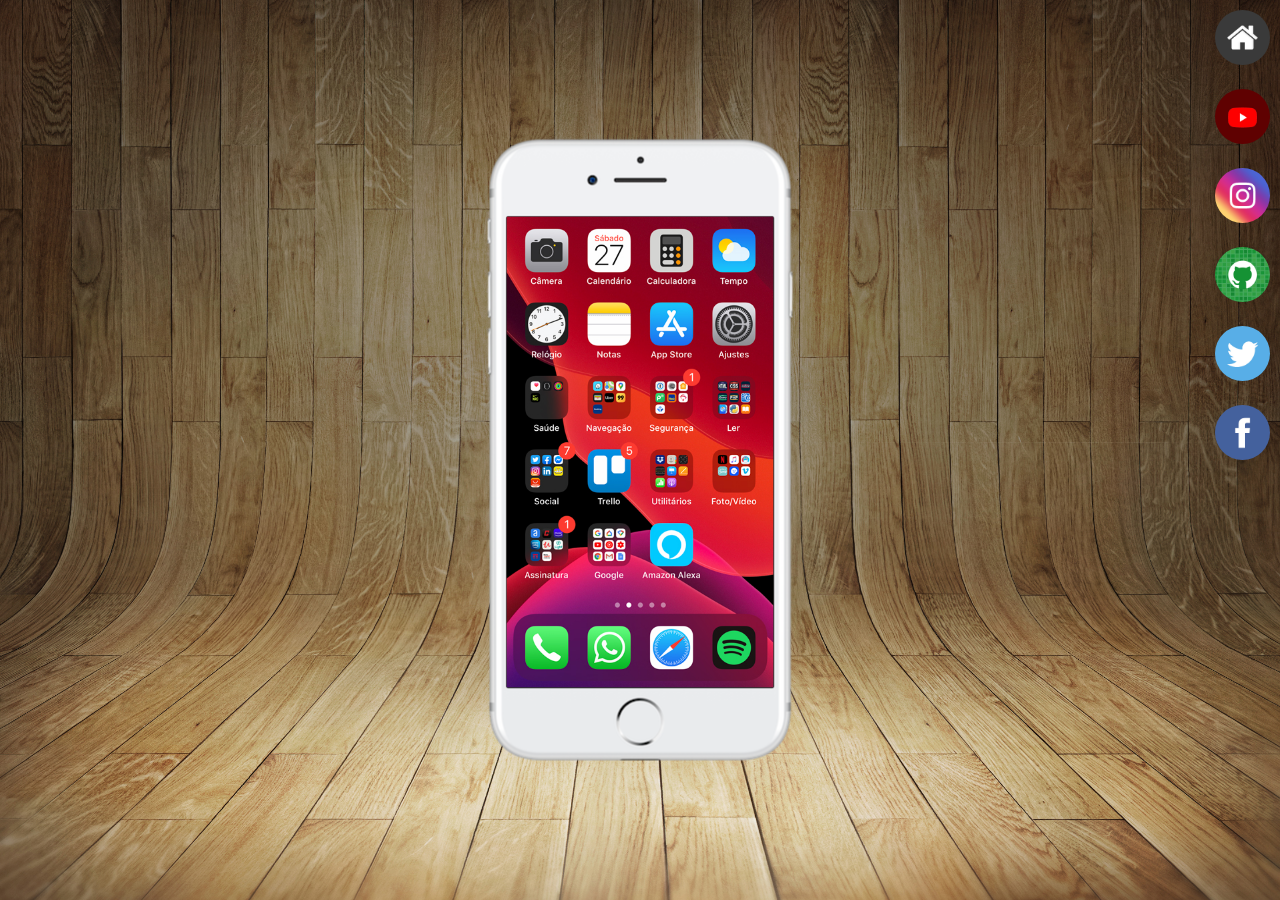
<file: index.html>
<!DOCTYPE html>
<html lang="pt-br">
<head>
    <meta charset="UTF-8">
    <meta name="viewport" content="width=device-width, initial-scale=1.0">
    <title>Projetinho Fellas</title>
    <link rel="shortcut icon" href="favicon.ico" type="image/x-icon">
    <link rel="stylesheet" href="estilo/style.css">
</head>
<body>
    <main>
        <section id="telefone">
            <iframe src="home.html" frameborder="0" name="tela" id="tela">
                Navegador não compatível com iframes.
            </iframe>
        </section>
    <section id="botoes">
        <a href="home.html" target="tela">
            <img src="imagens/logo-home.jpg" alt="home">
        <br>
        </a>
        <a href="youtube.html" target="tela">
            <img src="imagens/logo-youtube.jpg" alt="YouTube">
        <br>
        </a>
        <a href="instagram.html" target="tela">
            <img src="imagens/logo-instagram.jpg" alt="Instagram">
        <br>
        </a>
        <a href="github.html" target="tela">
            <img src="imagens/logo-github.jpg" alt="GitHub">
        <br>
        </a>
        <a href="twitter.html" target="tela">
            <img src="imagens/logo-twitter.jpg" alt="Twitter">
        <br>
        </a>
        <a href="facebook.html" target="tela">
            <img src="imagens/logo-facebook.jpg" alt="Facebook">
        </a>

    </section>
    </main>
</body>
</html>
</file>
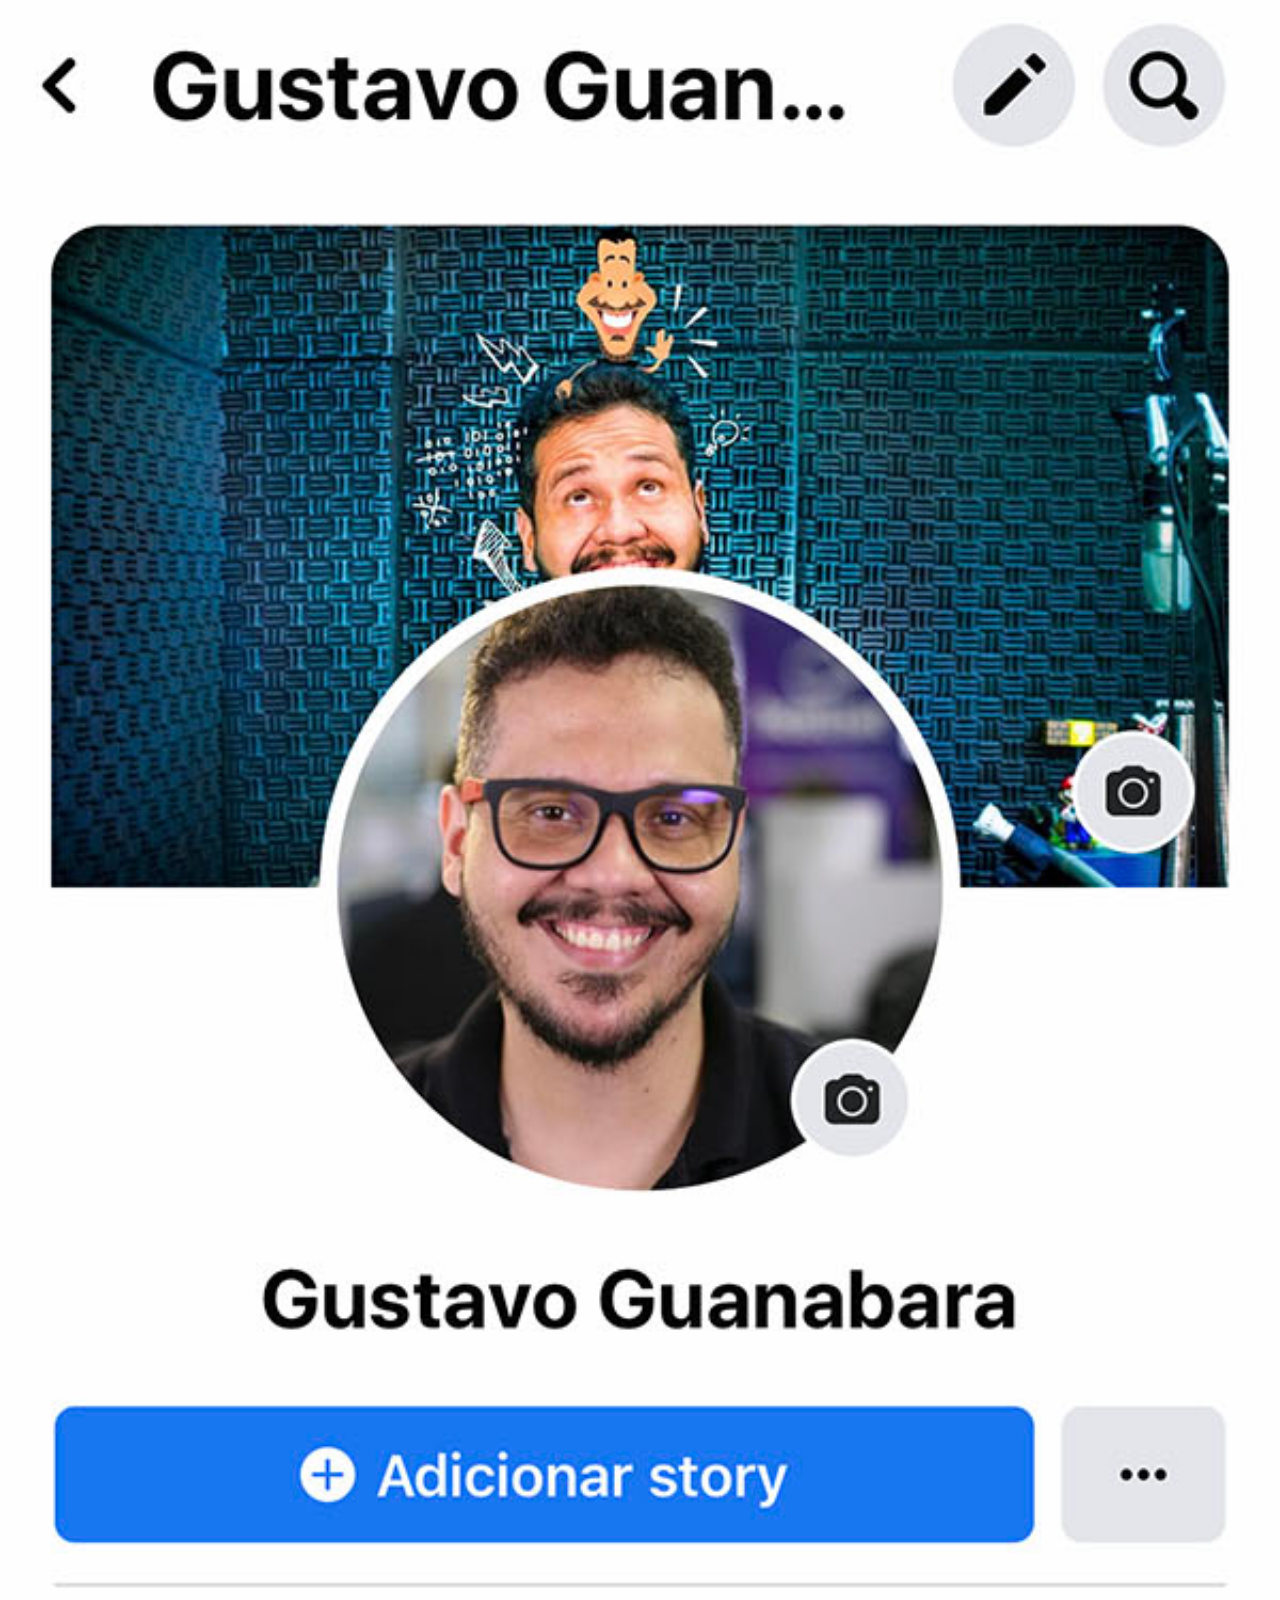
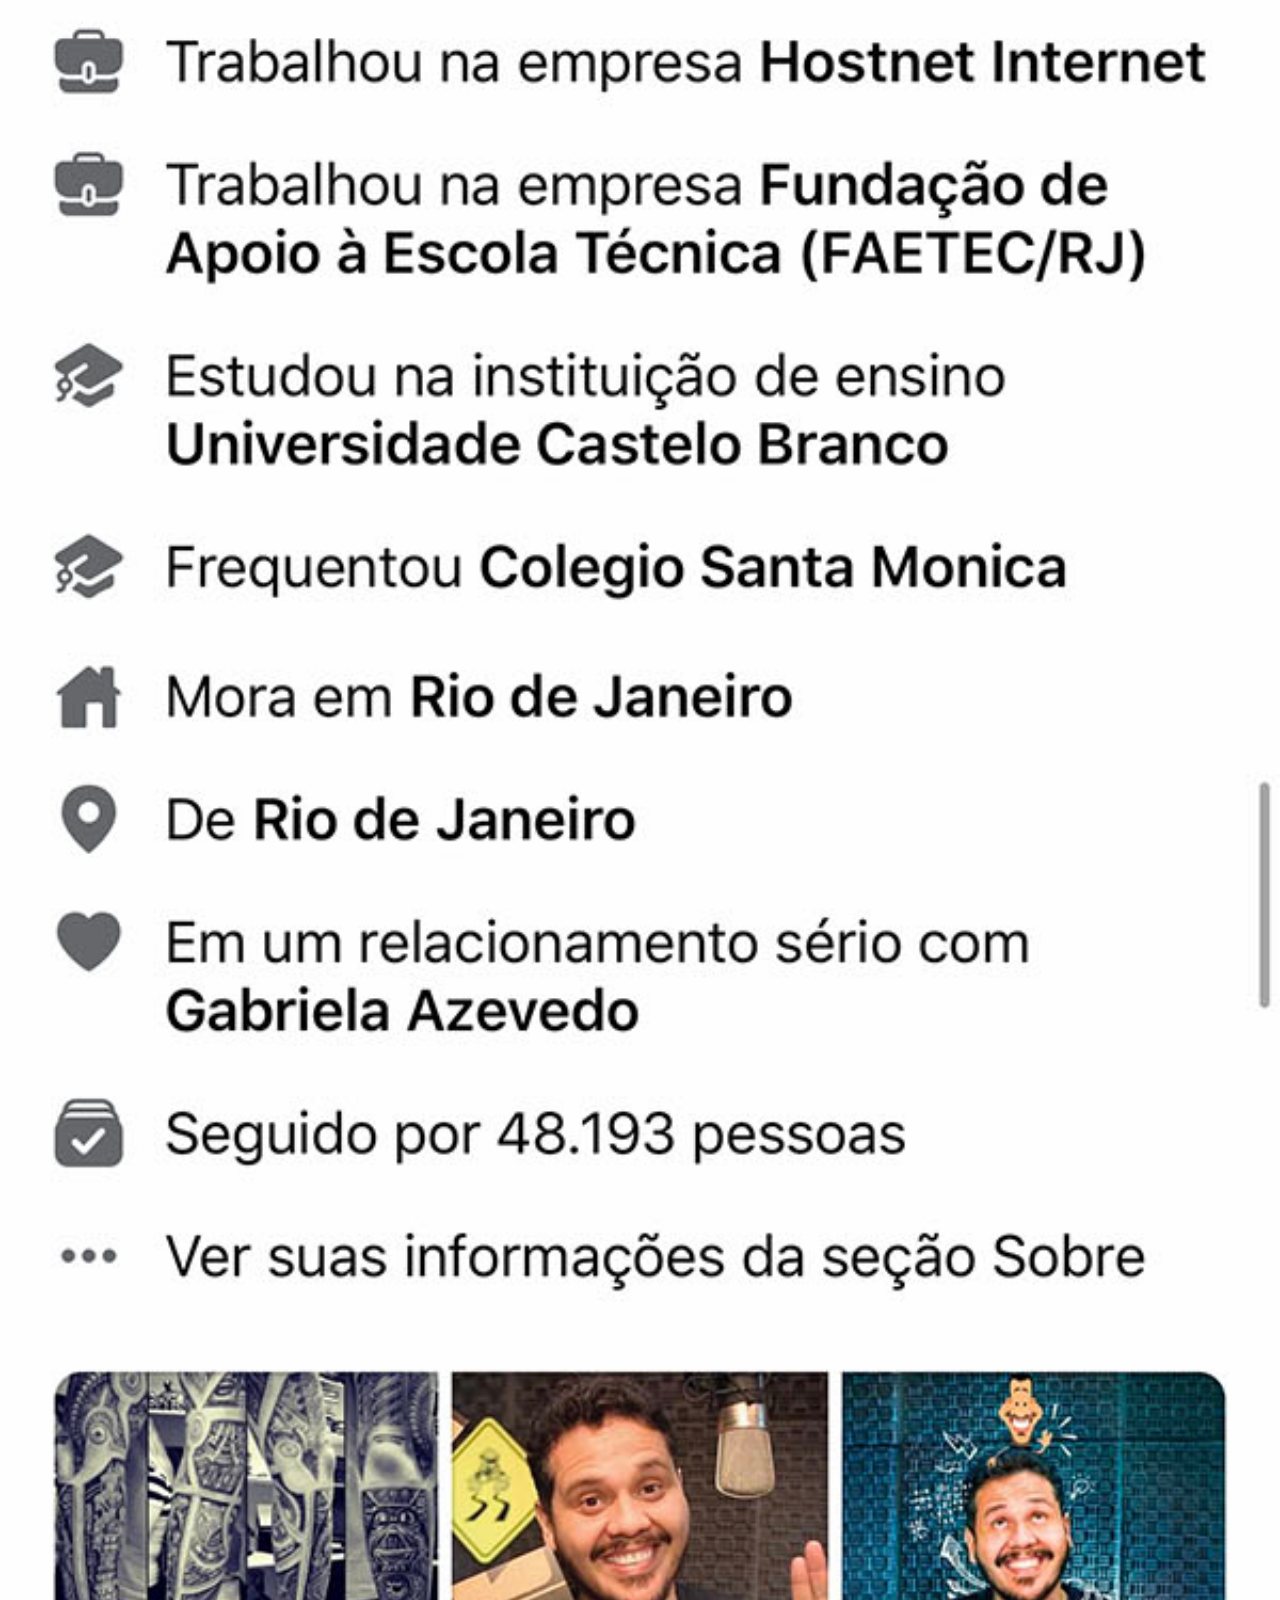
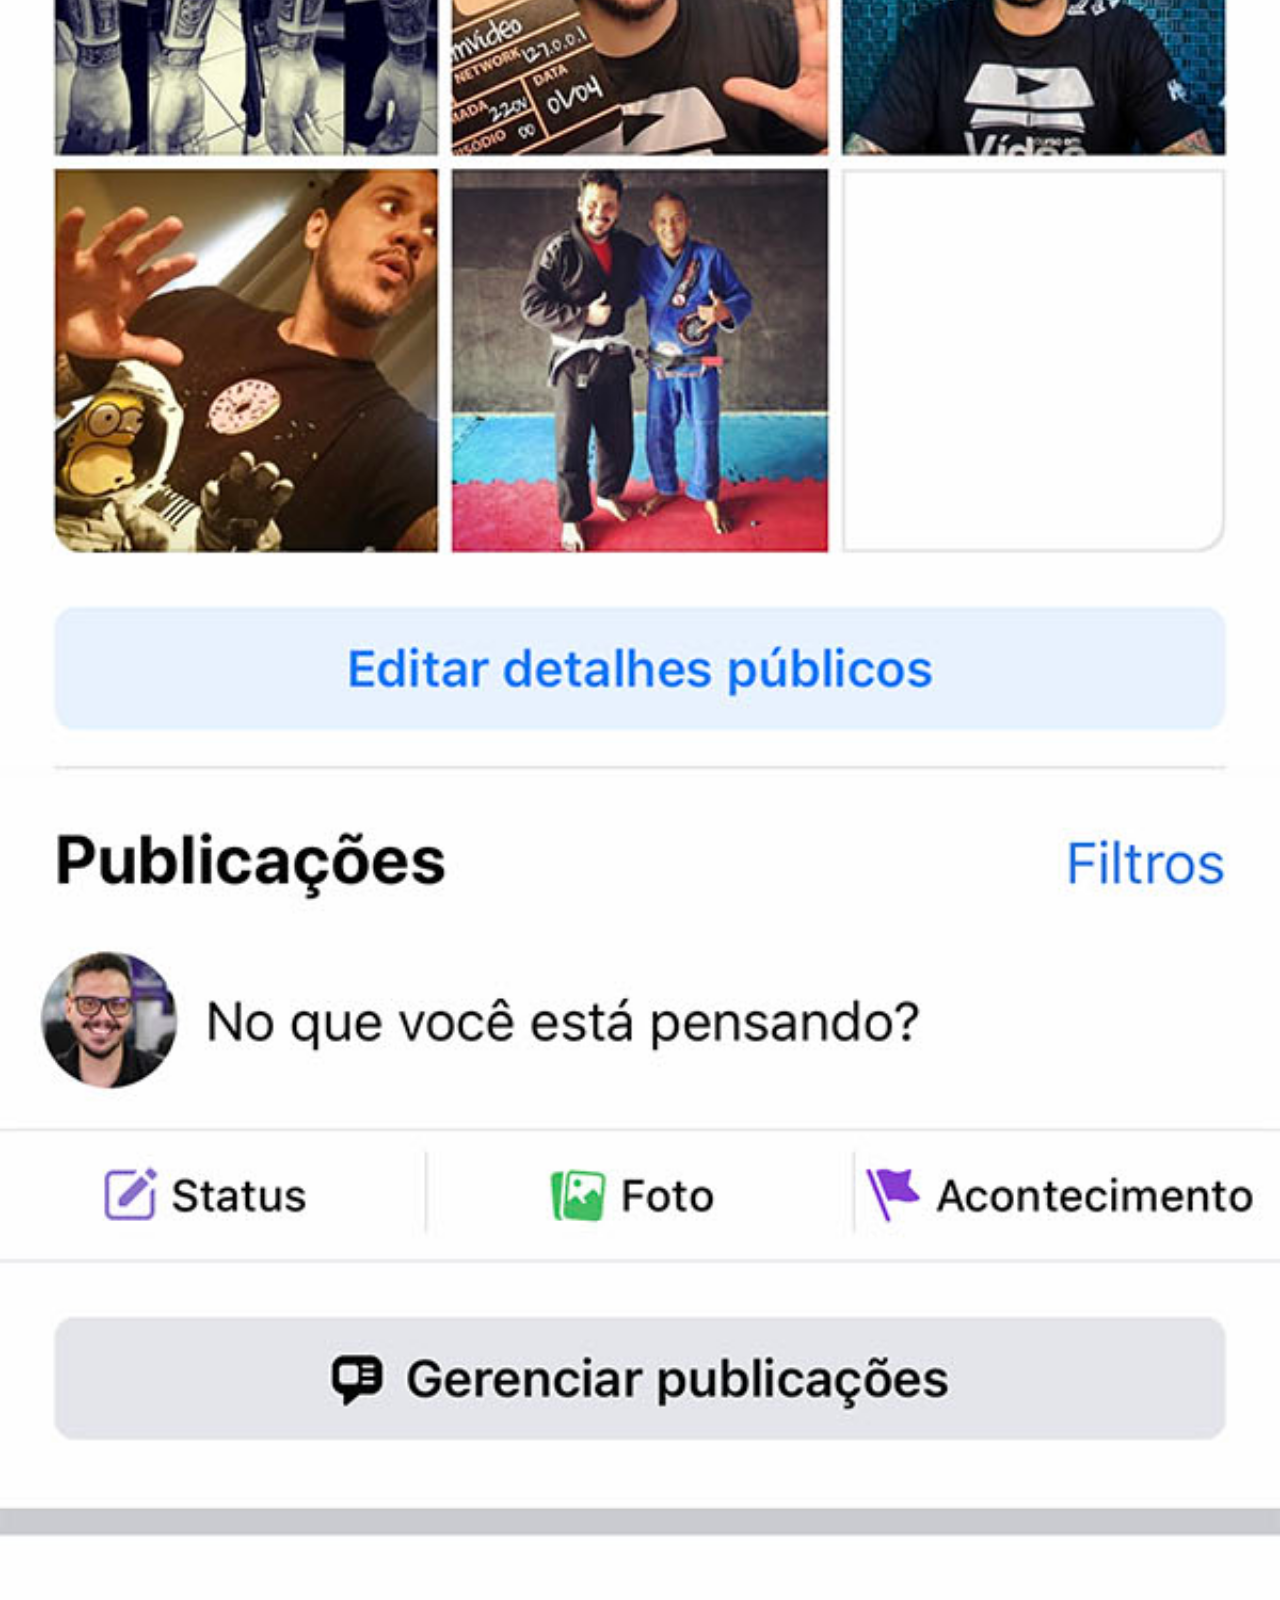
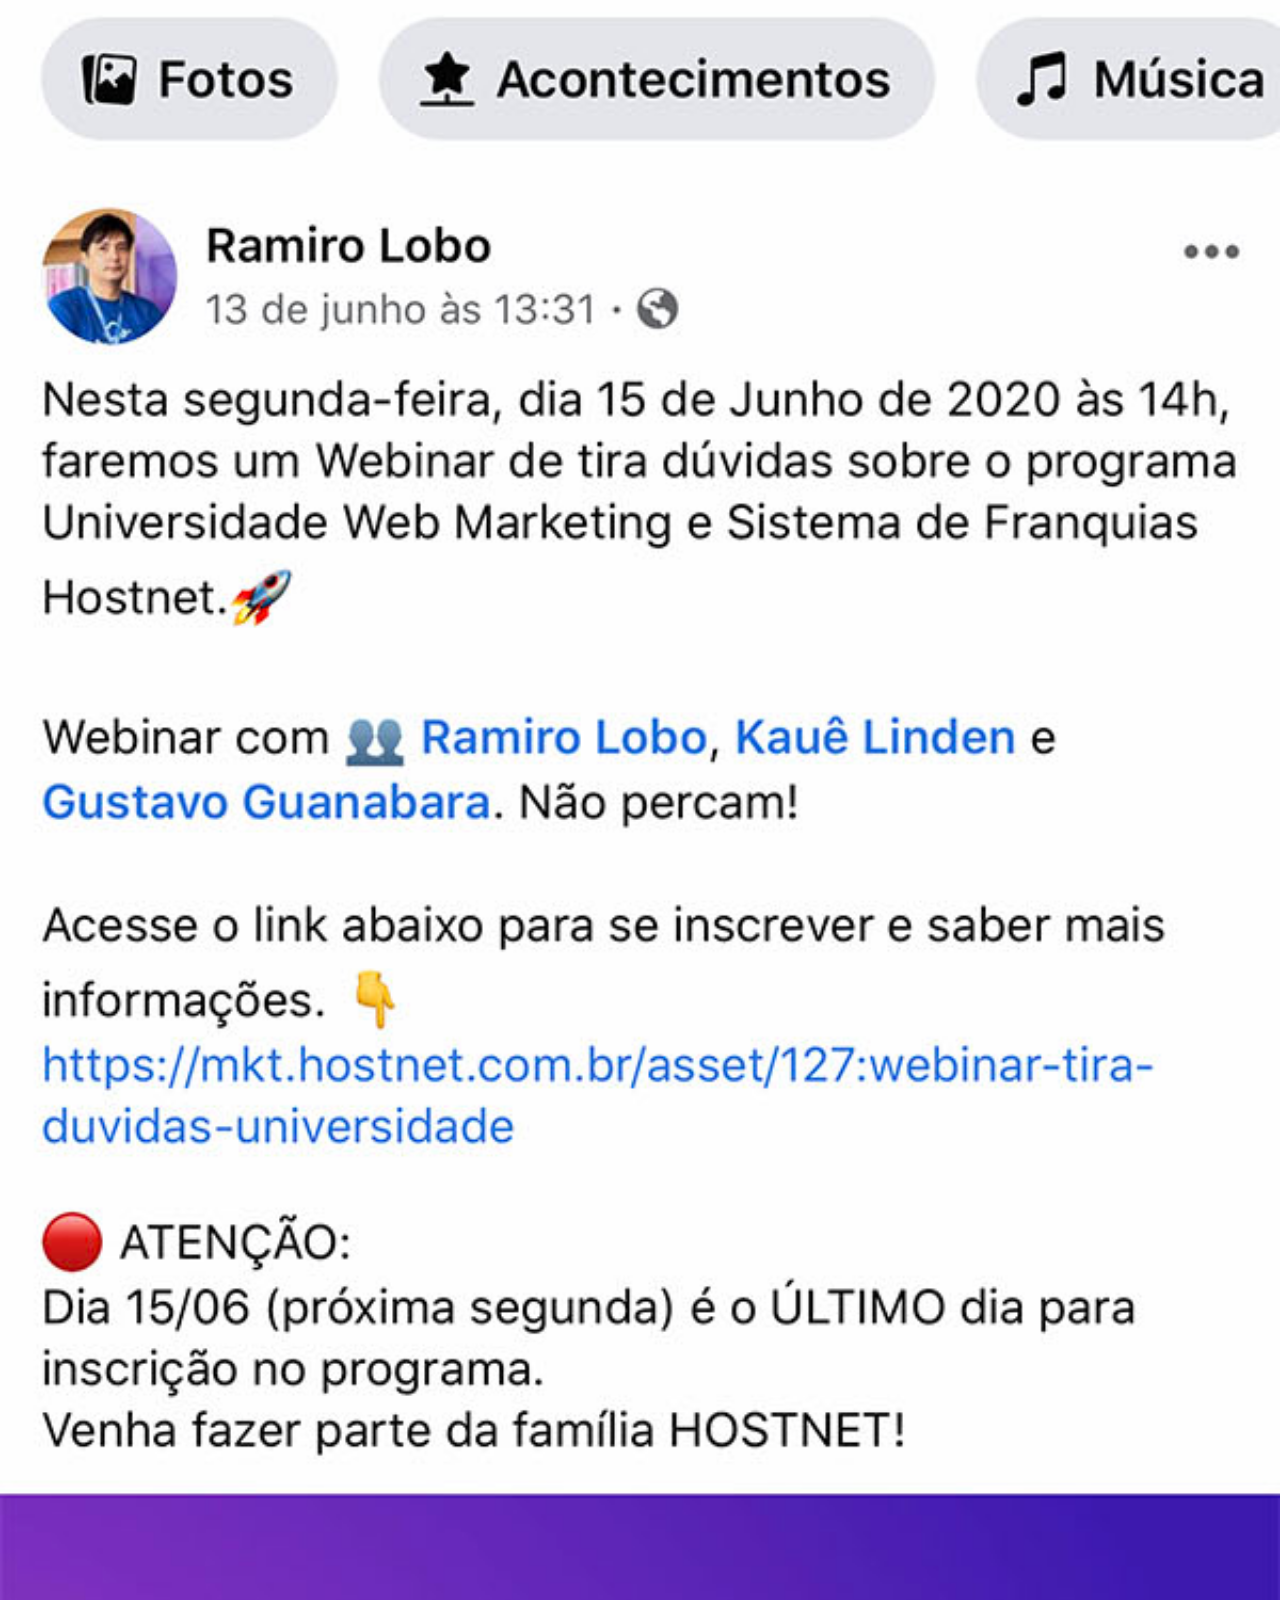
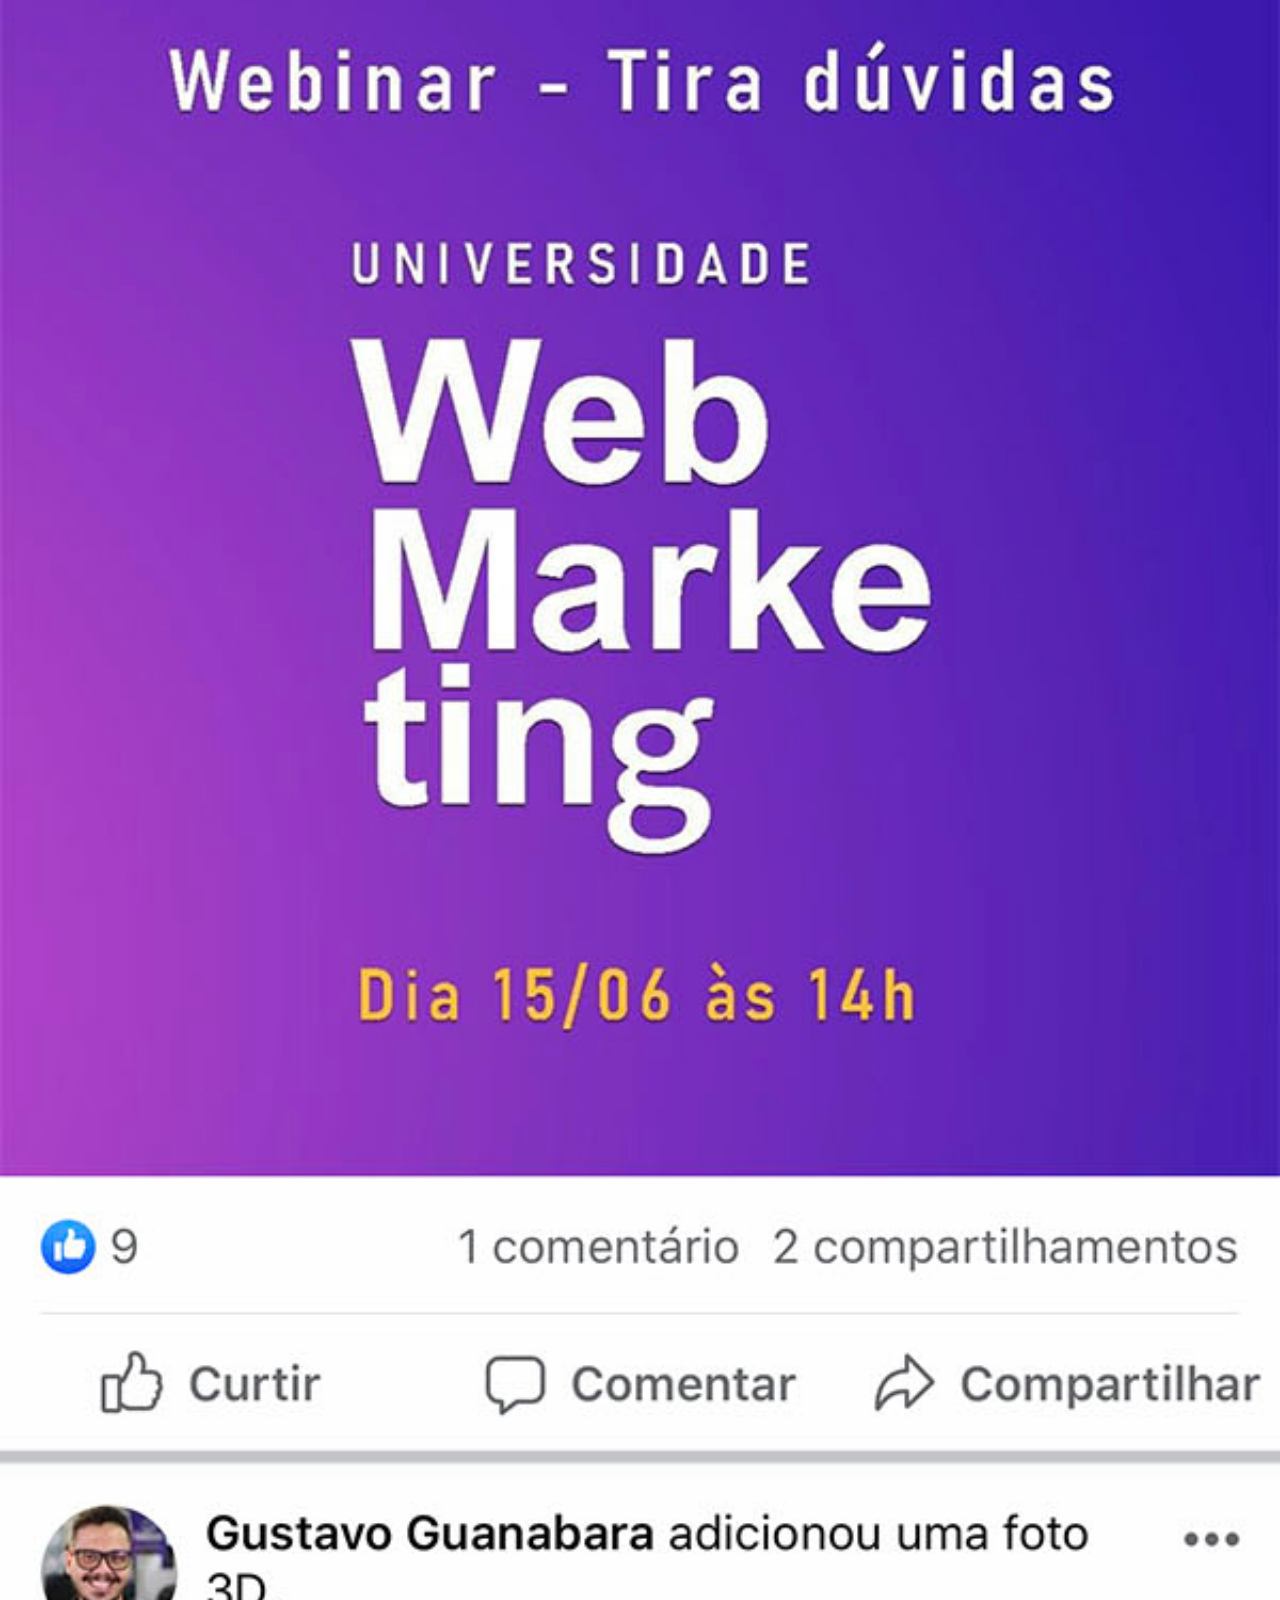
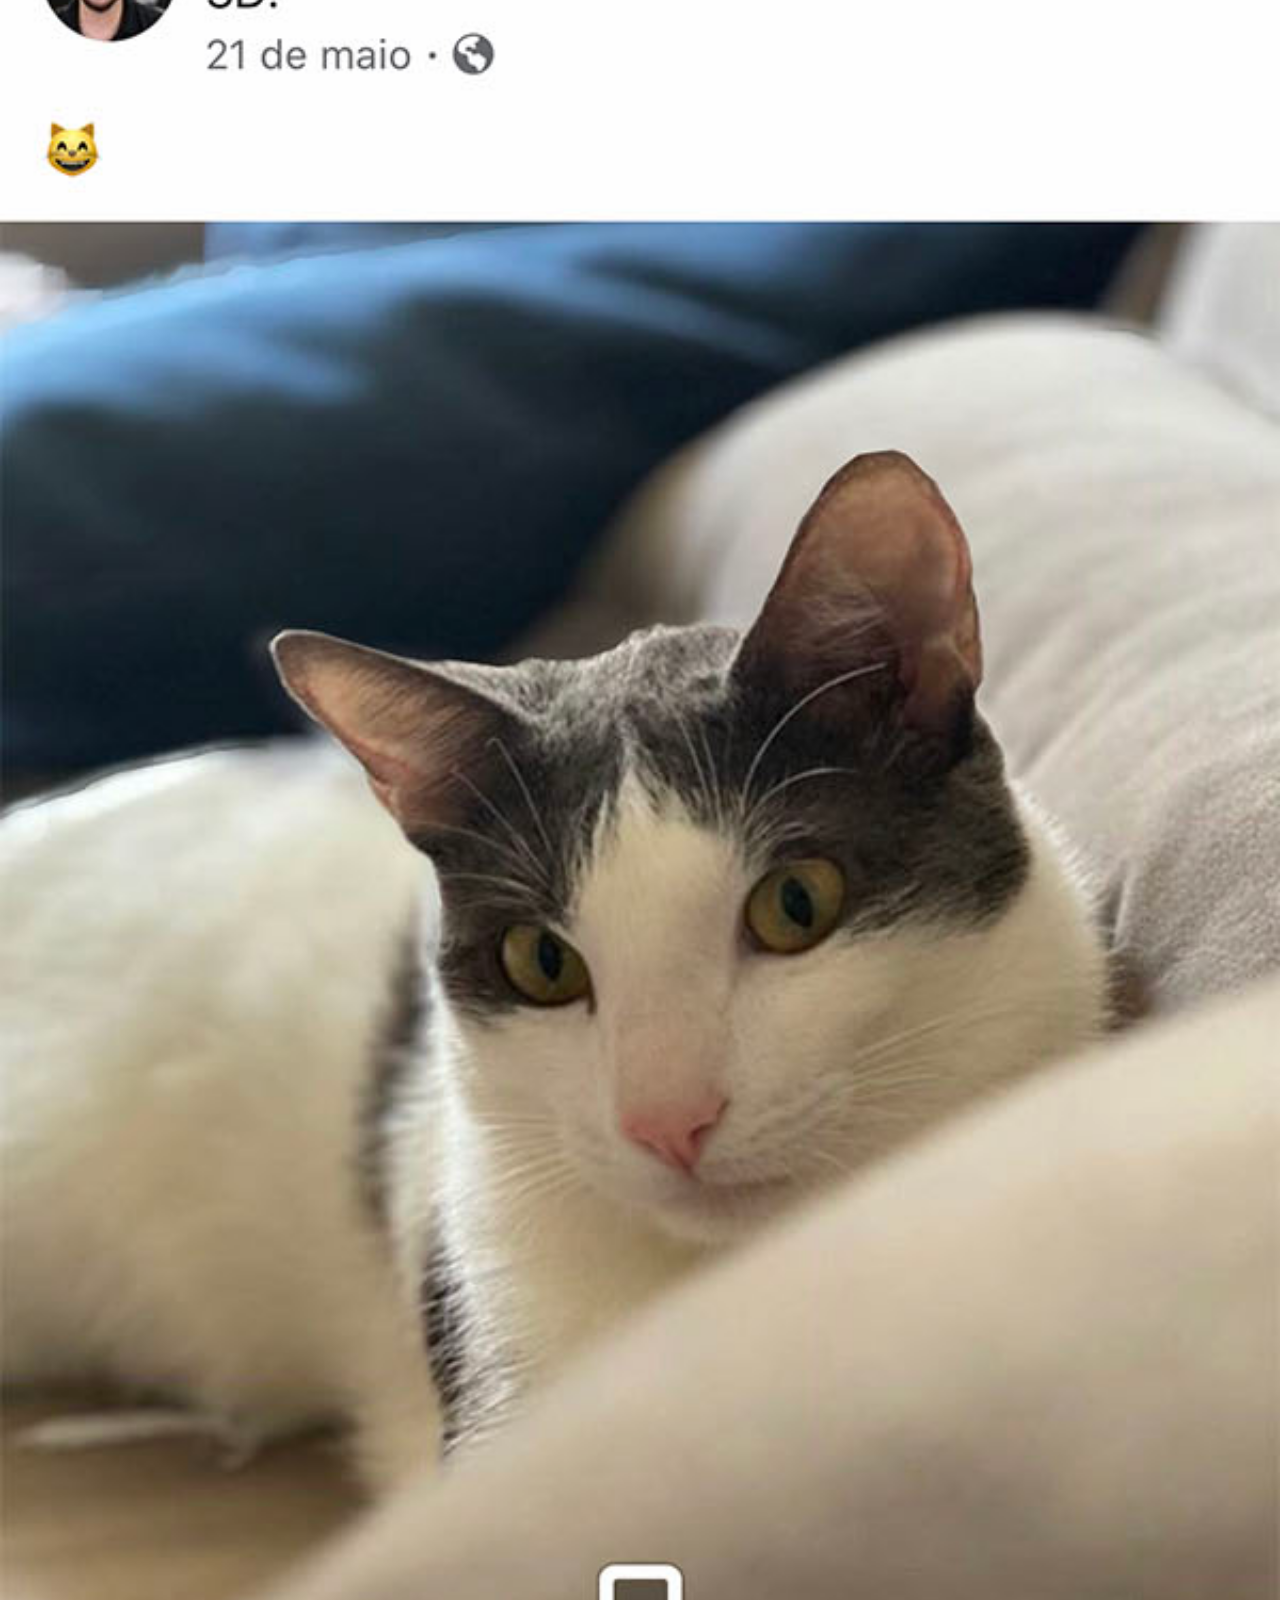
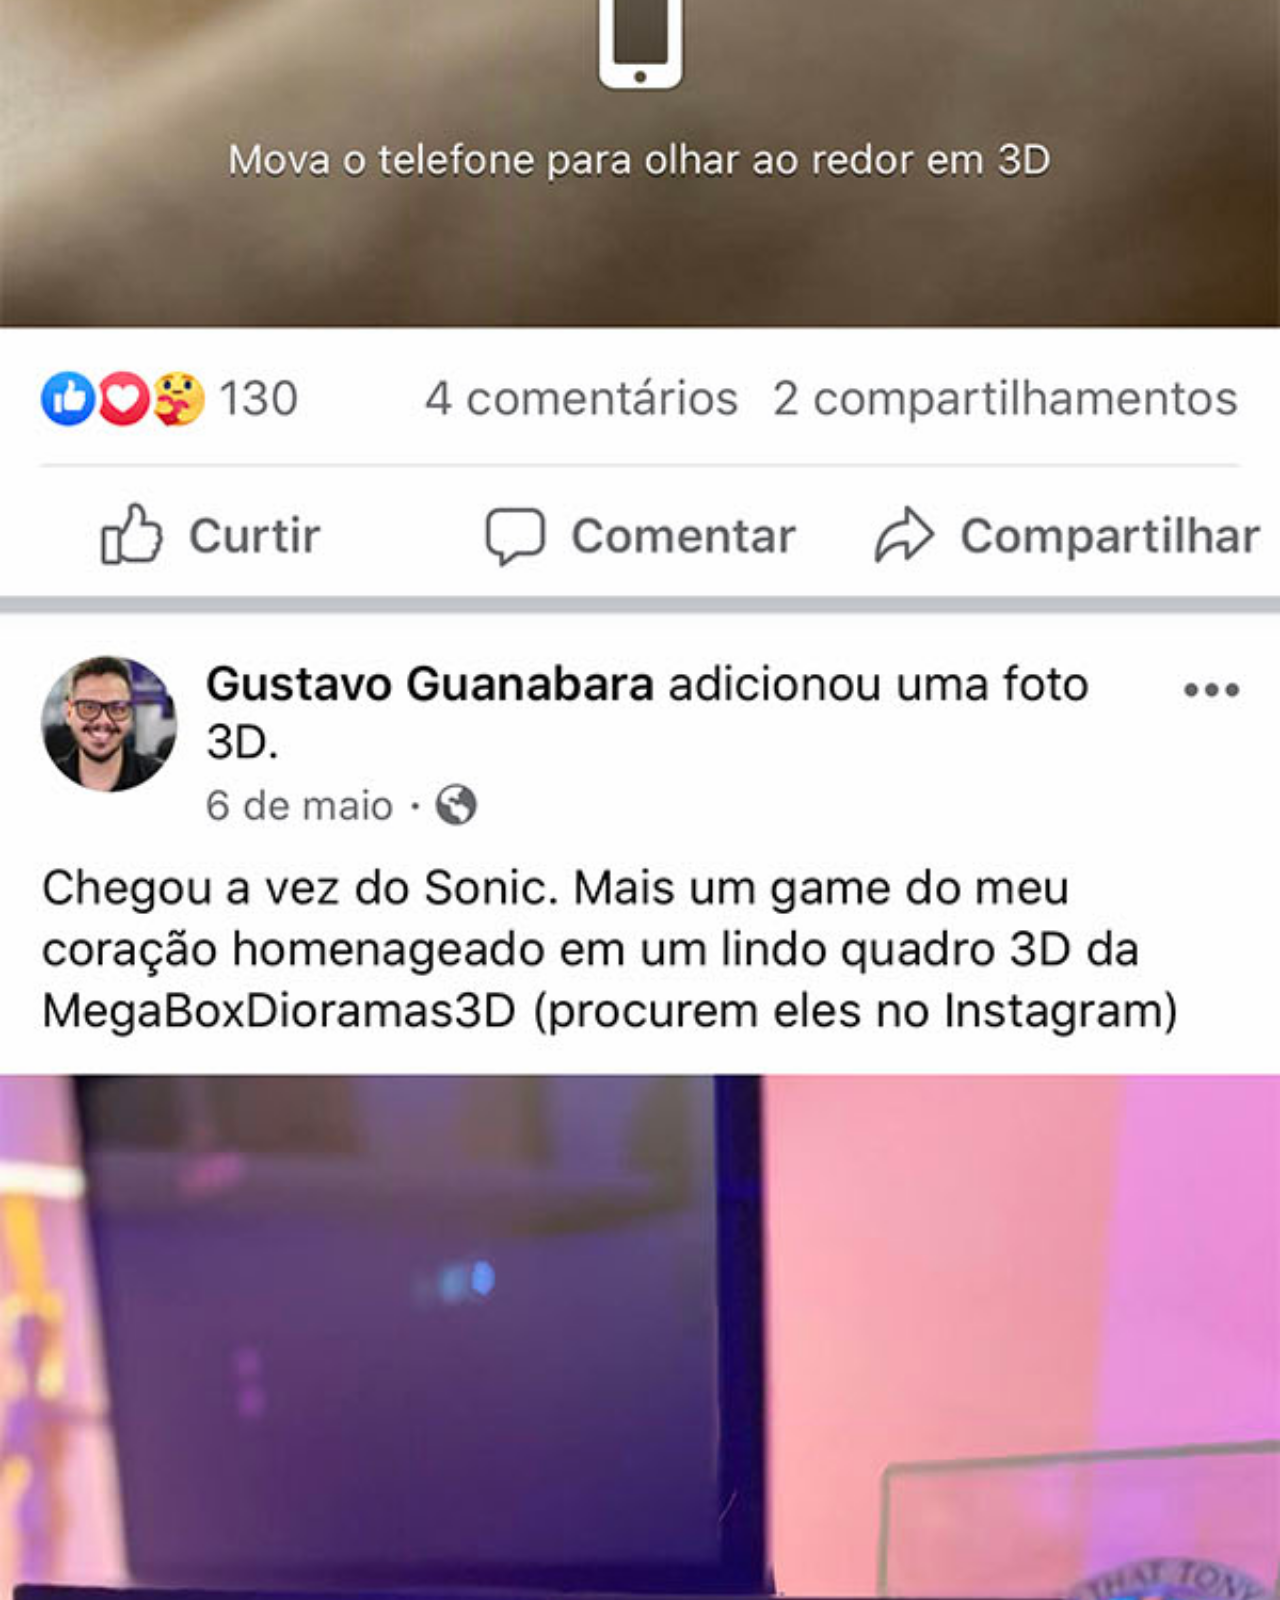
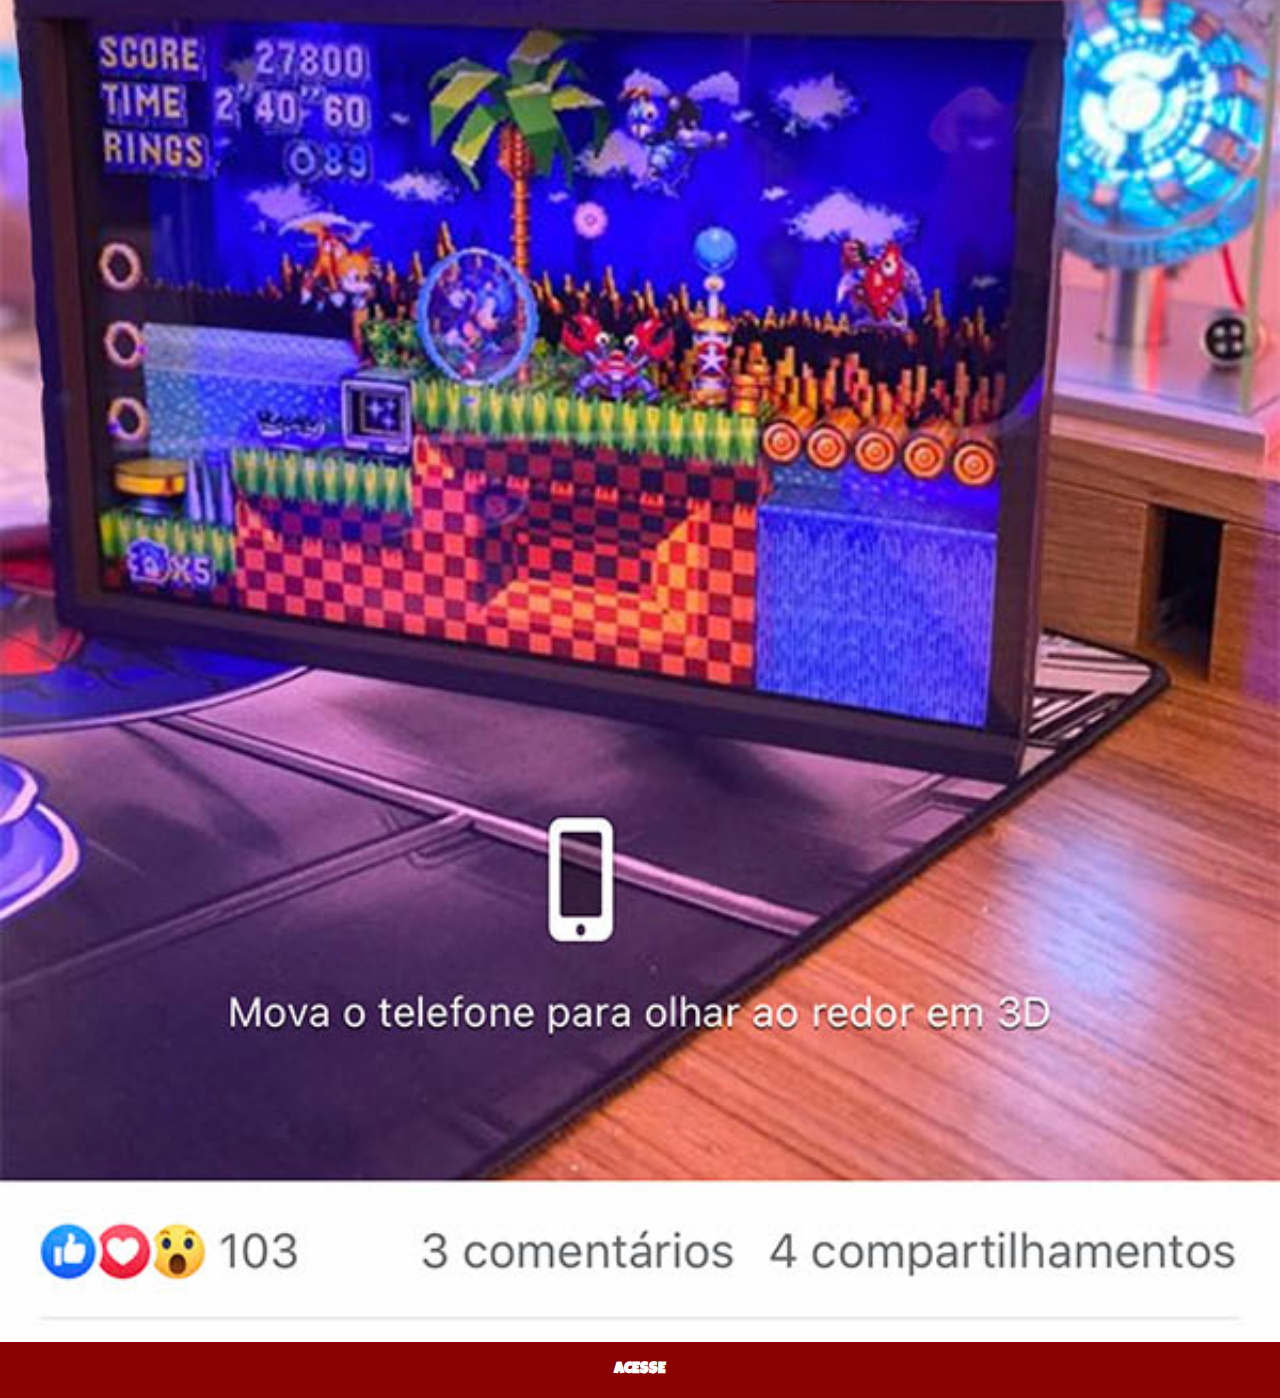
<file: facebook.html>
<!DOCTYPE html>
<html lang="en">
<head>
    <meta charset="UTF-8">
    <meta name="viewport" content="width=device-width, initial-scale=1.0">
    <link rel="stylesheet" href="estilo/custom.css">
    <title>Facebook</title>
</head>
<body>
    <img src="imagens/tela-facebook.jpg" alt="Facebook">
    <a href="#">ACESSE</a>
</body>
</html>
</file>
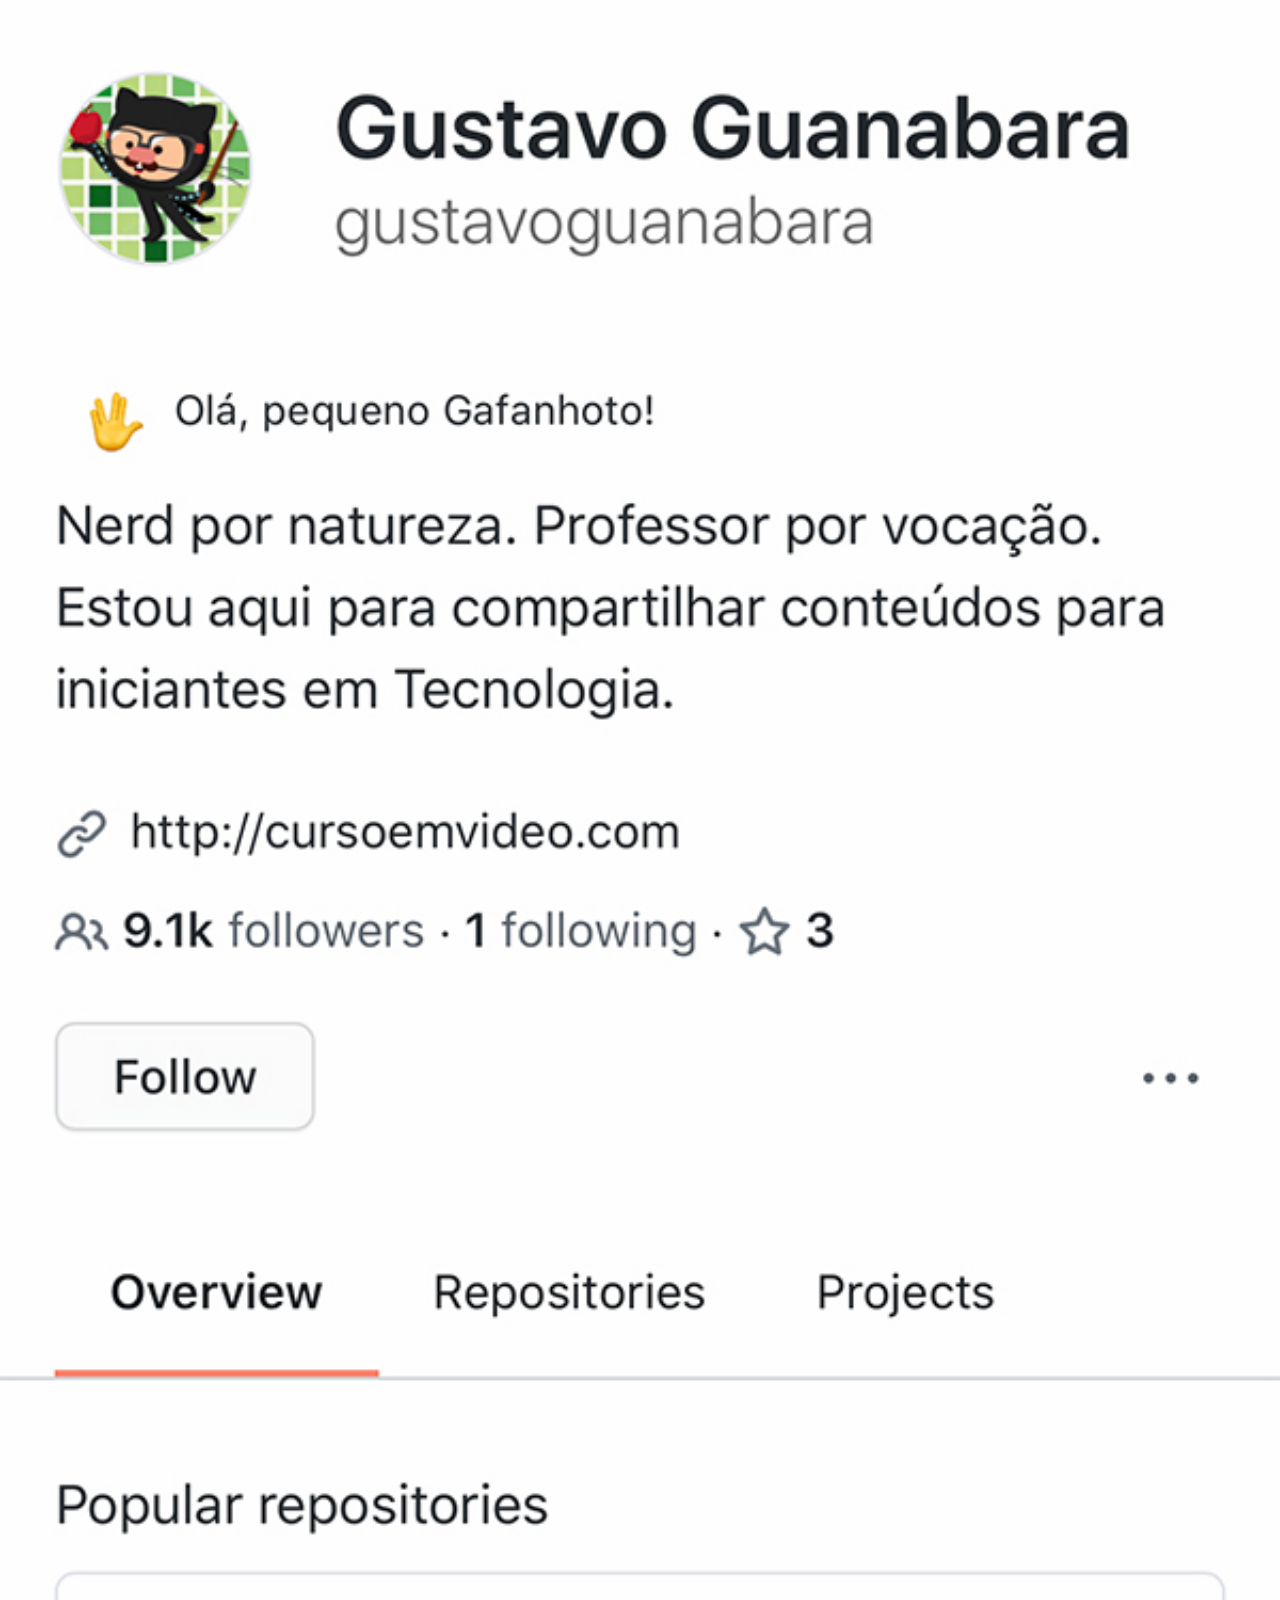
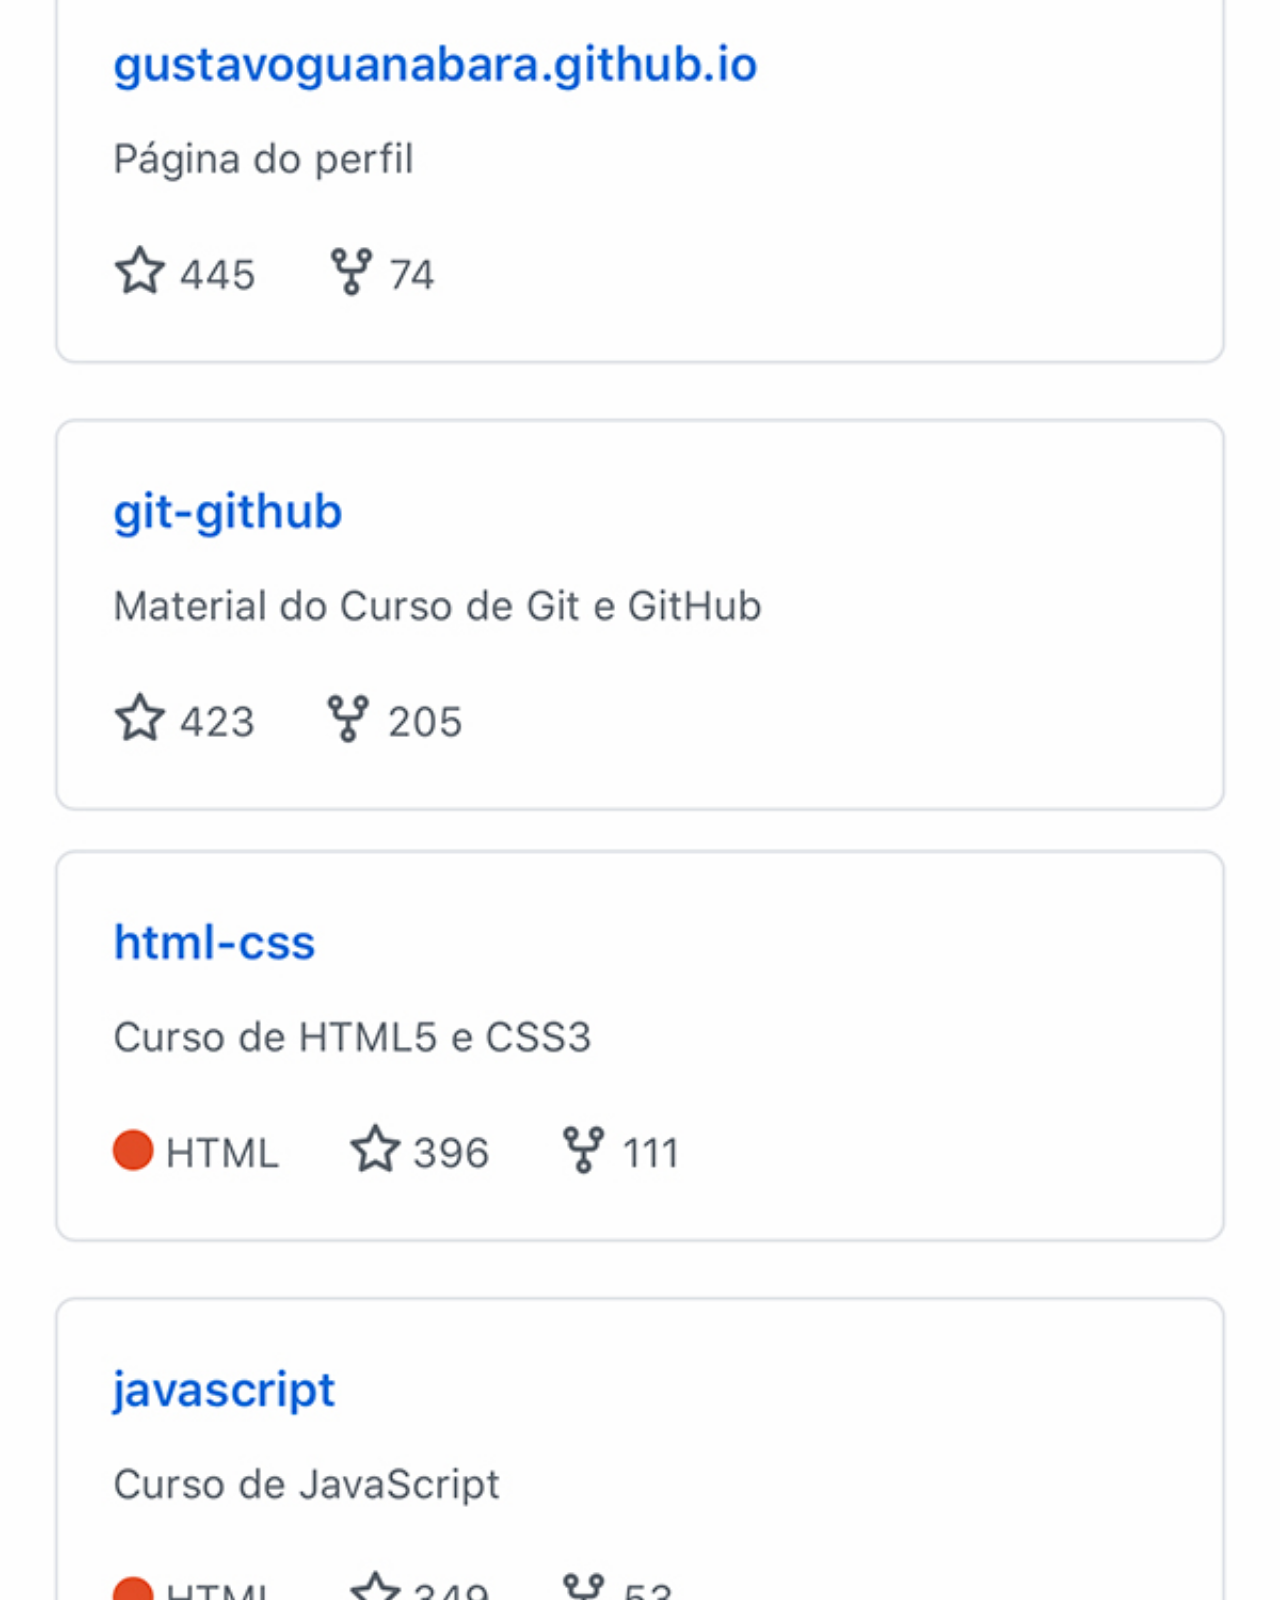
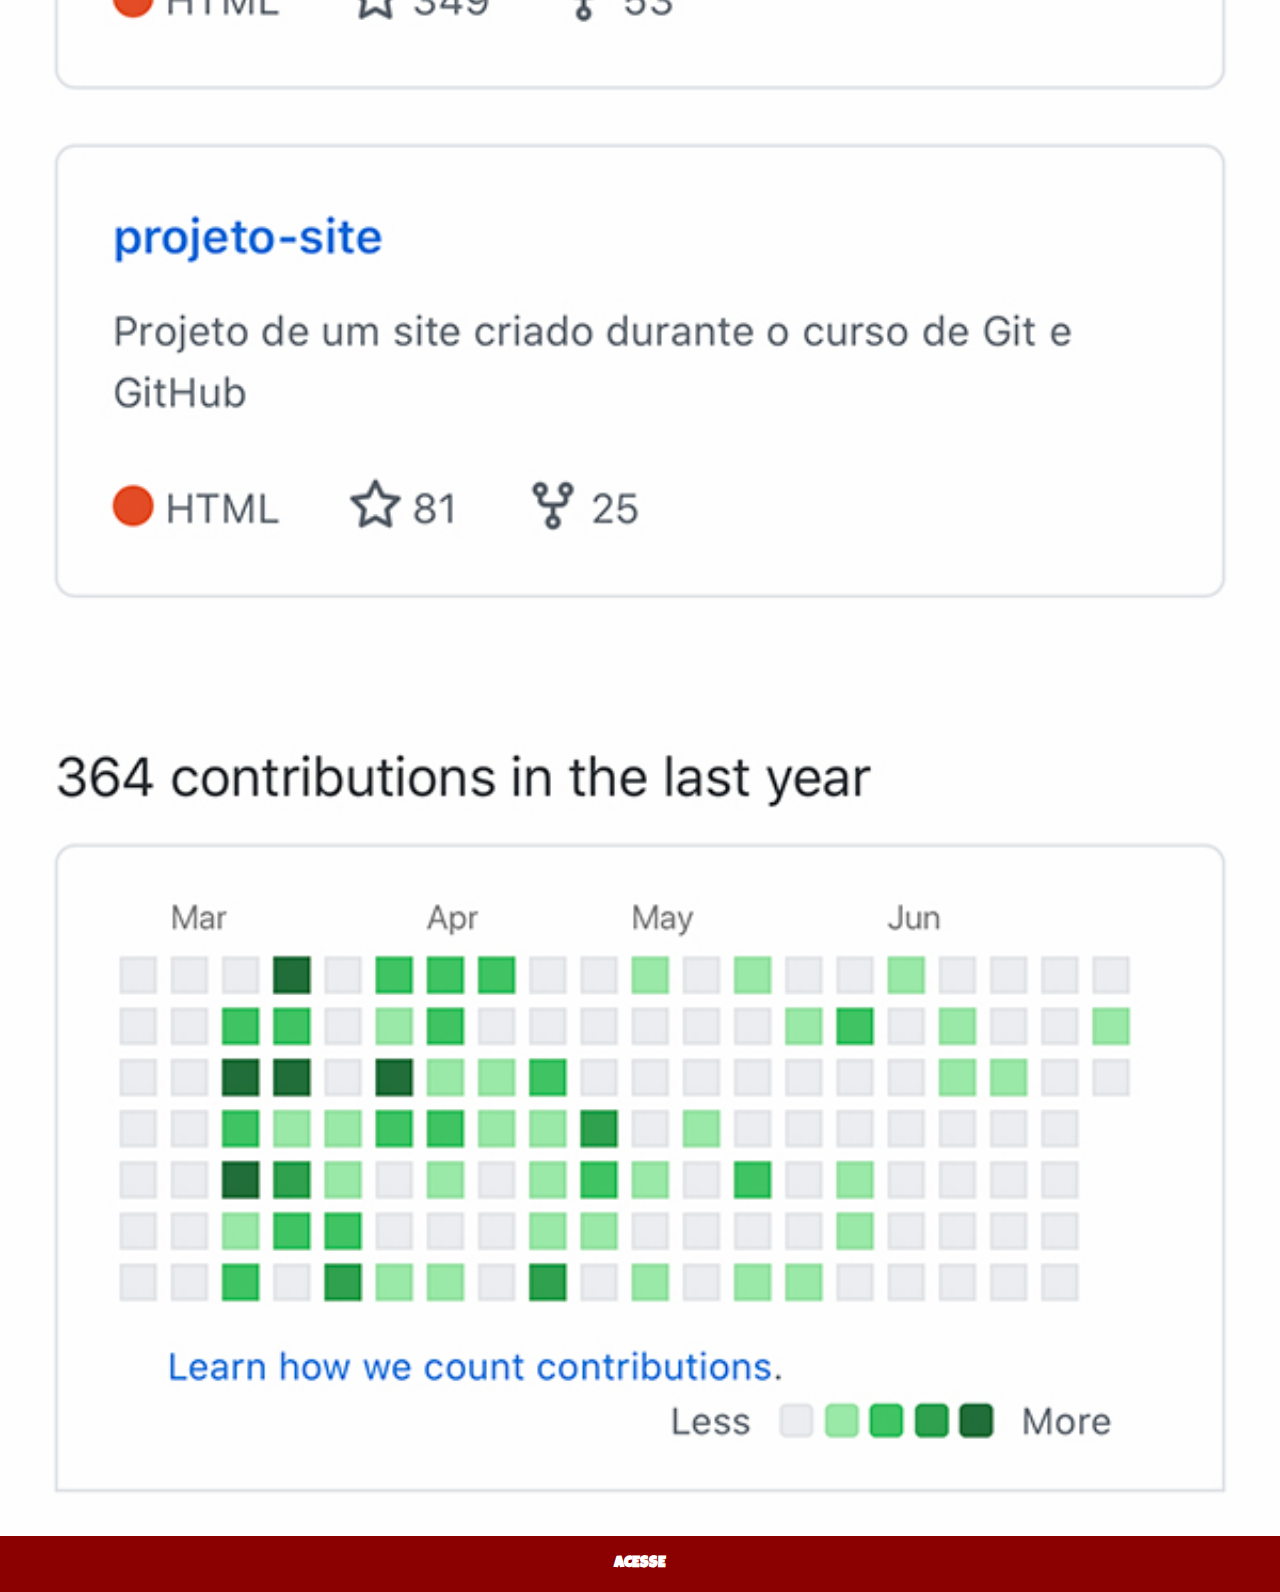
<file: github.html>
<!DOCTYPE html>
<html lang="pt-br">
<head>
    <meta charset="UTF-8">
    <meta name="viewport" content="width=device-width, initial-scale=1.0">
    <link rel="stylesheet" href="estilo/custom.css">
    <title>GitHub</title>
</head>
<body>
    <img src="imagens/tela-github.jpg" alt="GitHub">
    <a href="#">ACESSE</a>
</body>
</html>
</file>
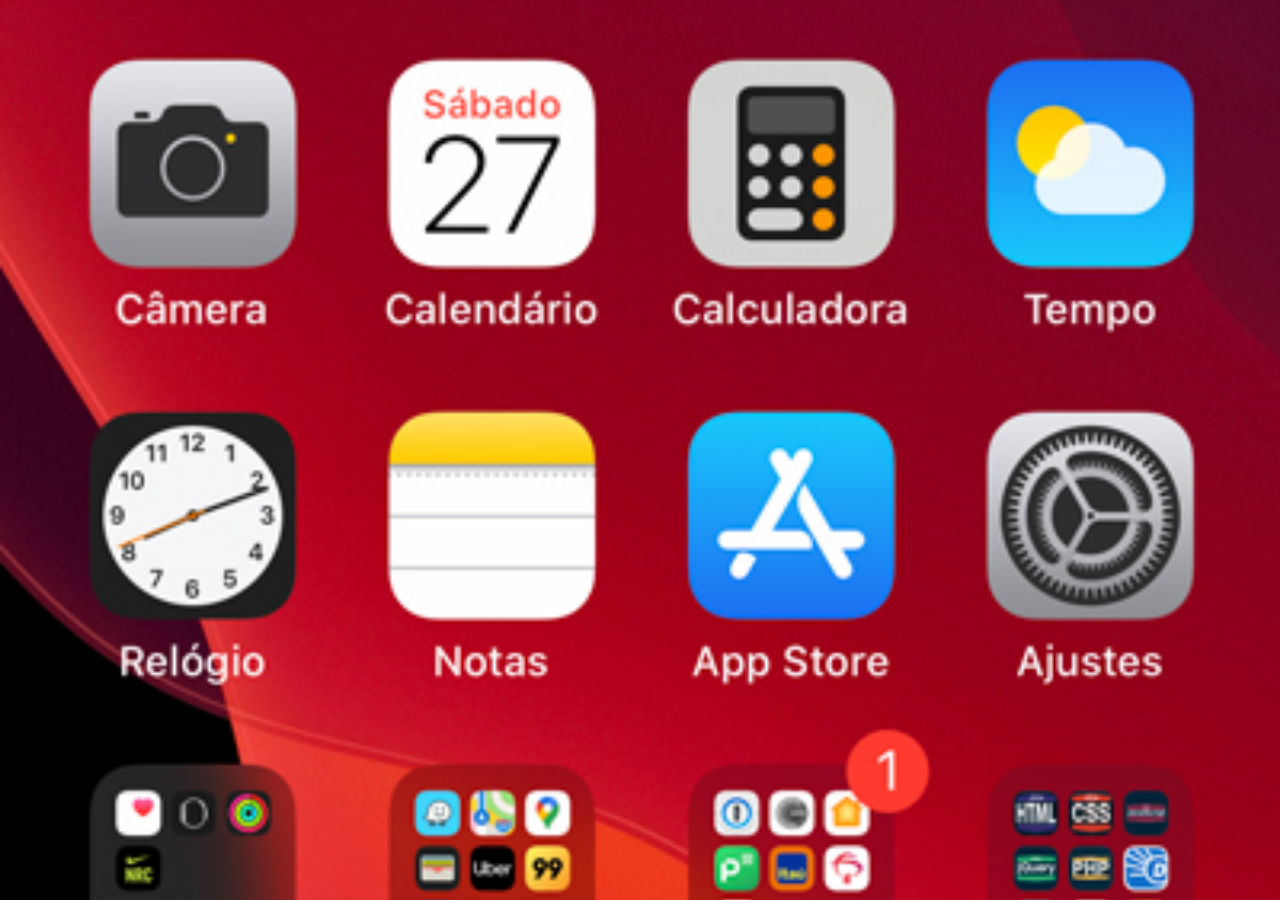
<file: home.html>
<!DOCTYPE html>
<html lang="en">
<head>
    <meta charset="UTF-8">
    <meta name="viewport" content="width=device-width, initial-scale=1.0">
    <link rel="stylesheet" href="estilo/custom.css">
    <title>Document</title>
    <style>
        * {
            padding: 0px;
            margin: 0px;
        }
        body {
            width: 100vw;
            height: 100vh;
            background: black url(imagens/tela-home.jpg);
            background-repeat: no-repeat;
            background-size: cover;
            background-position: top center;
        }
    </style>
</head>
<body>
</body>
</html>
</file>
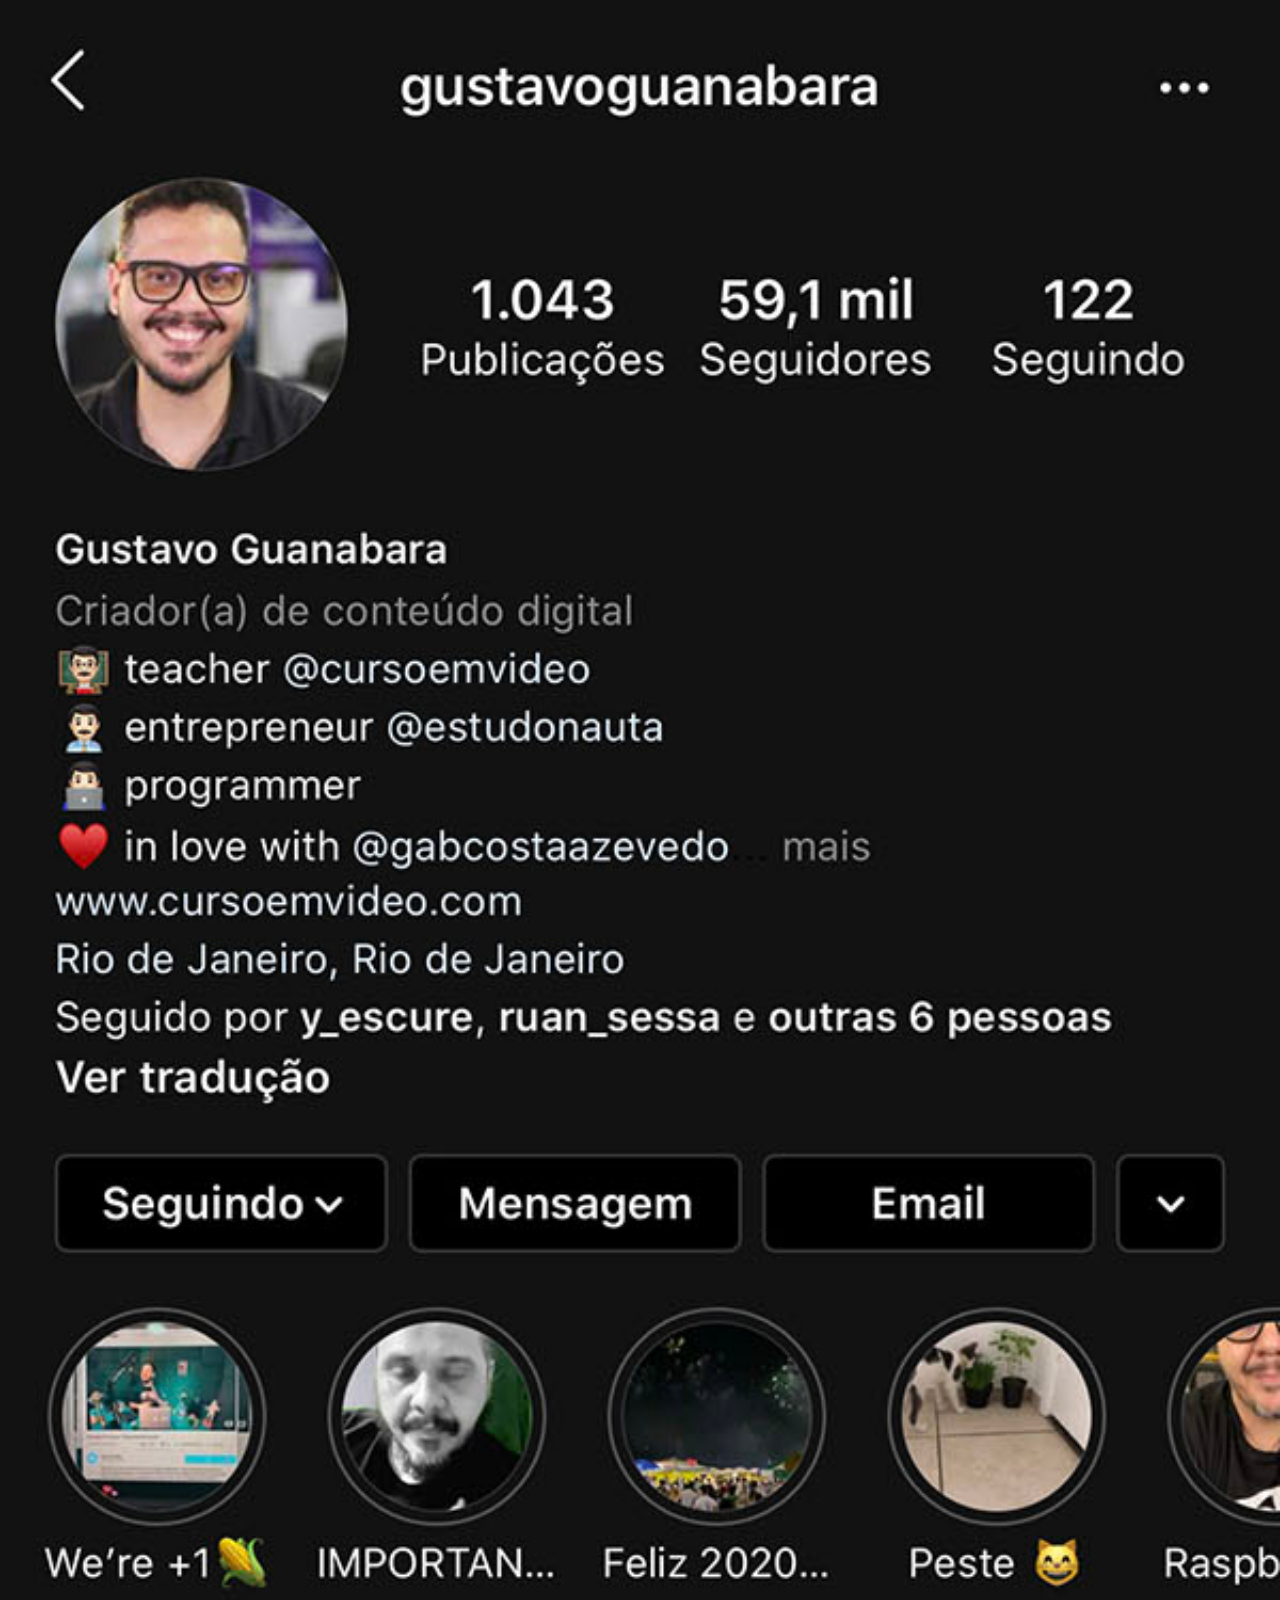
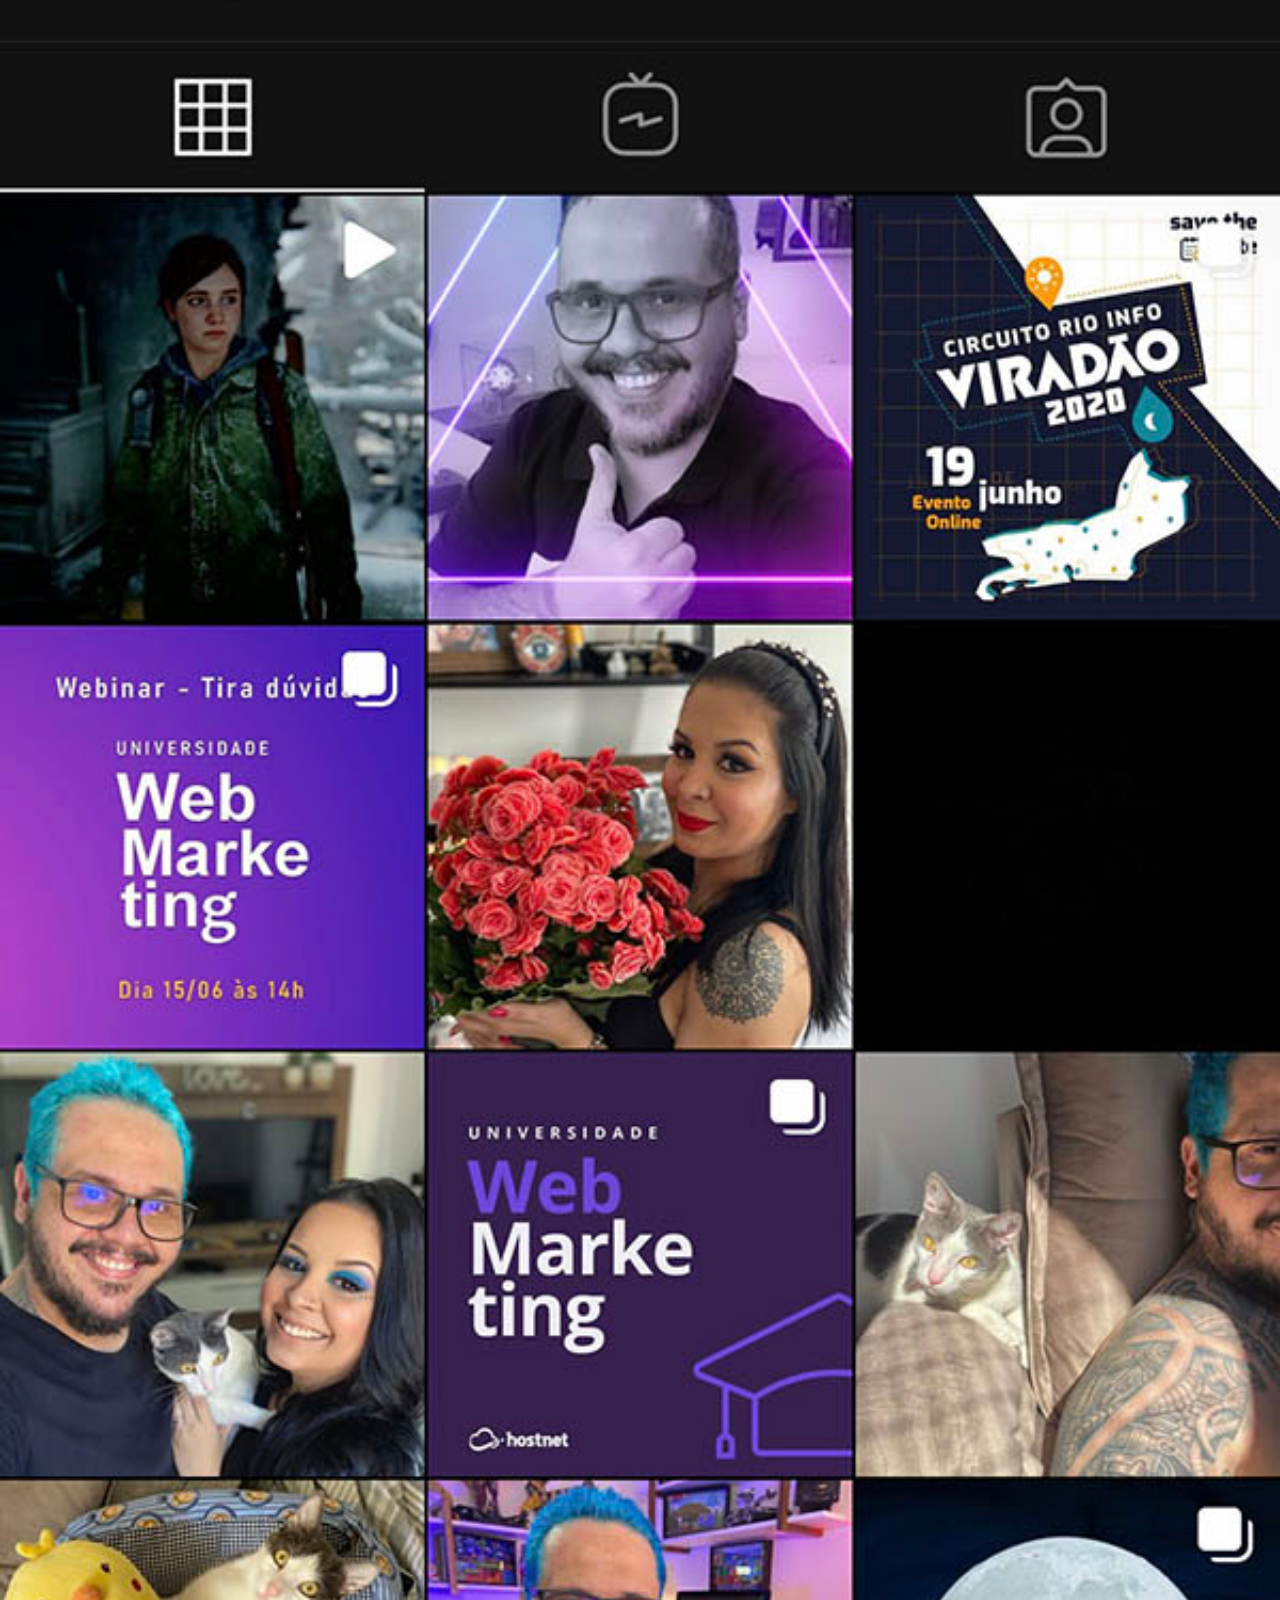
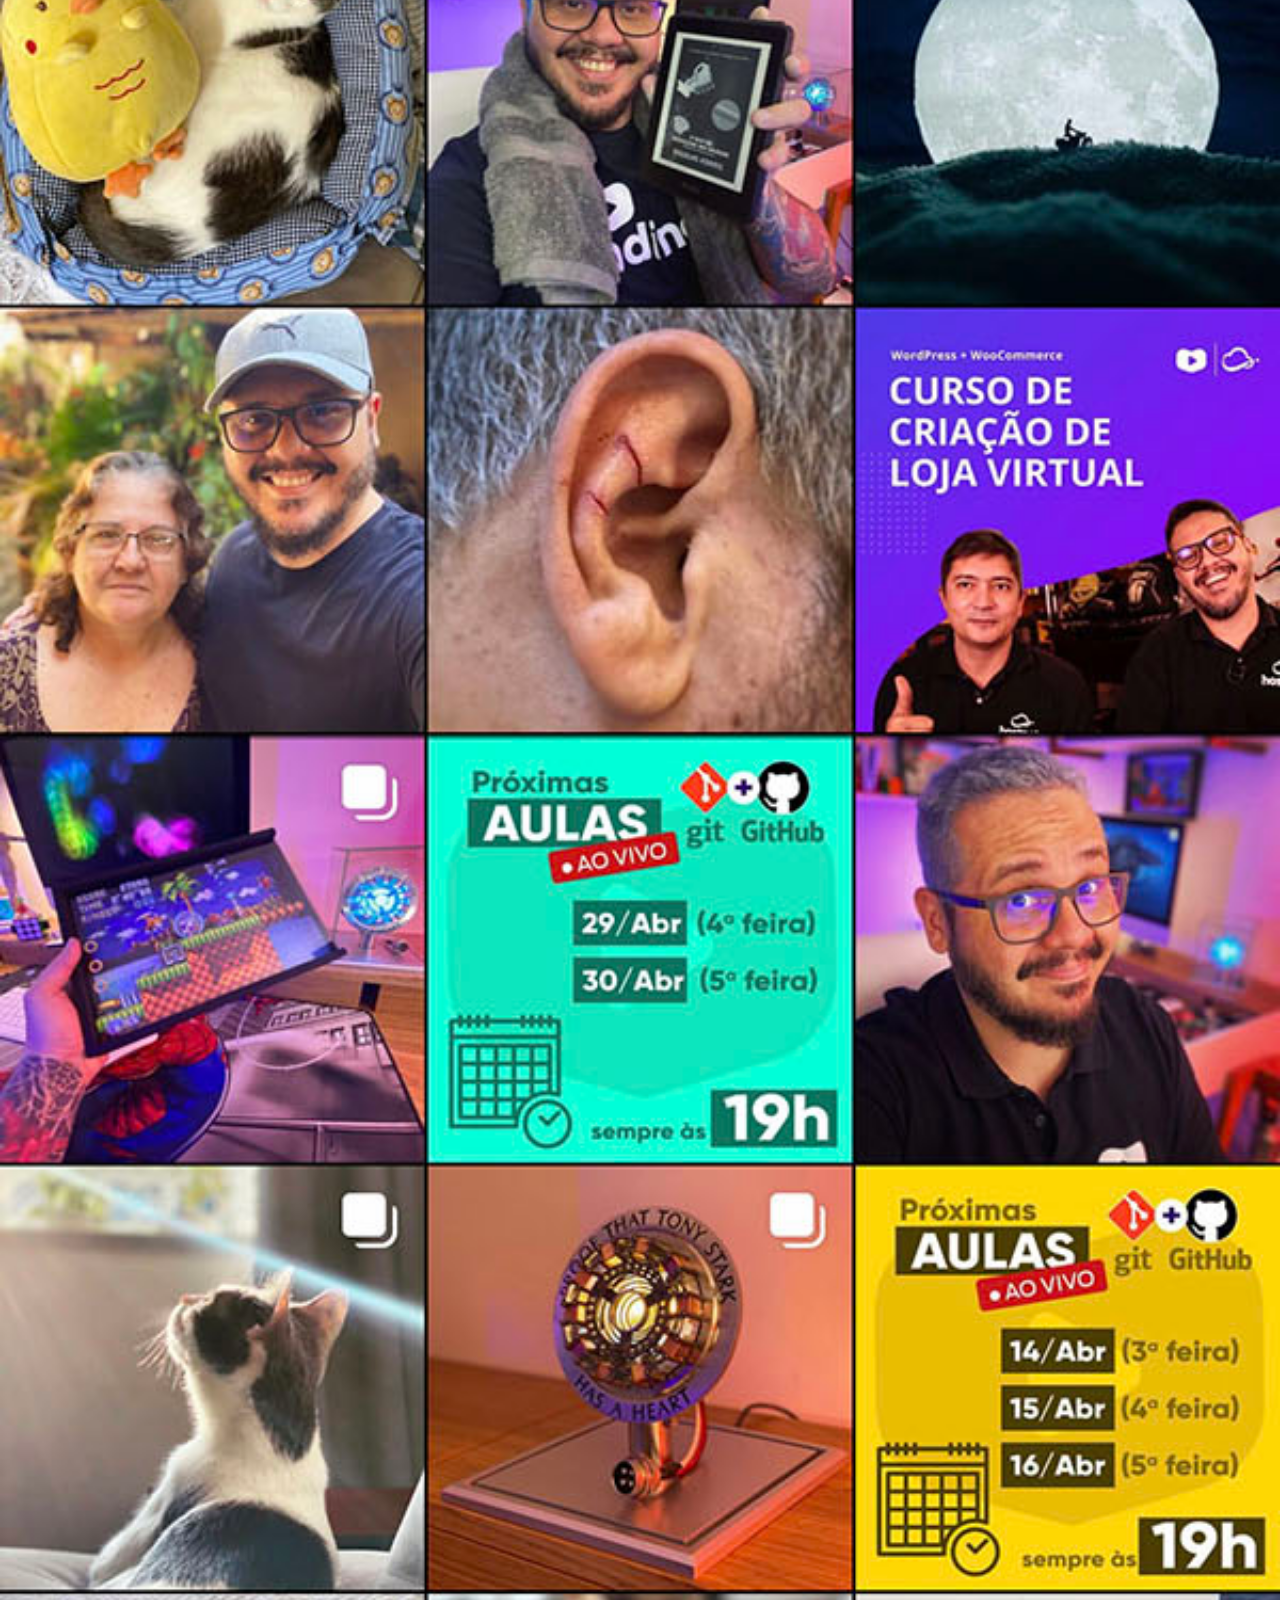
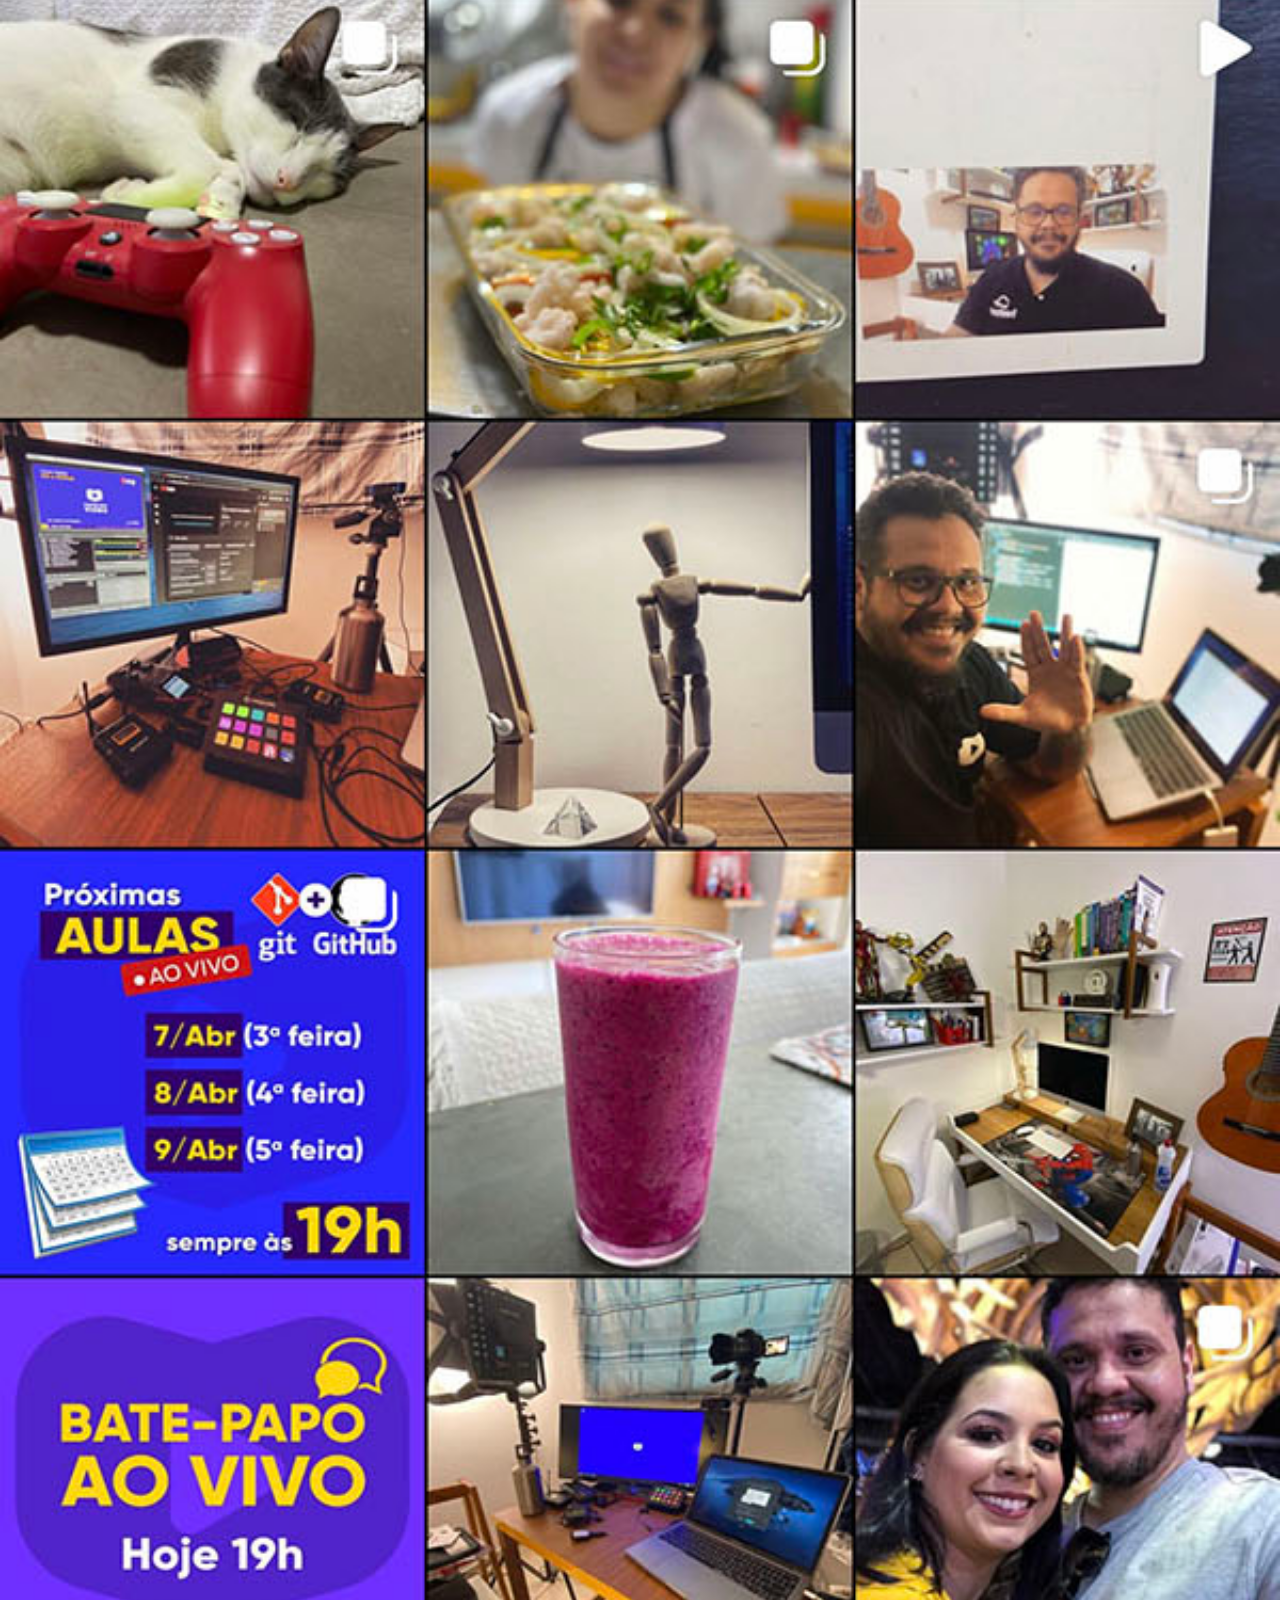
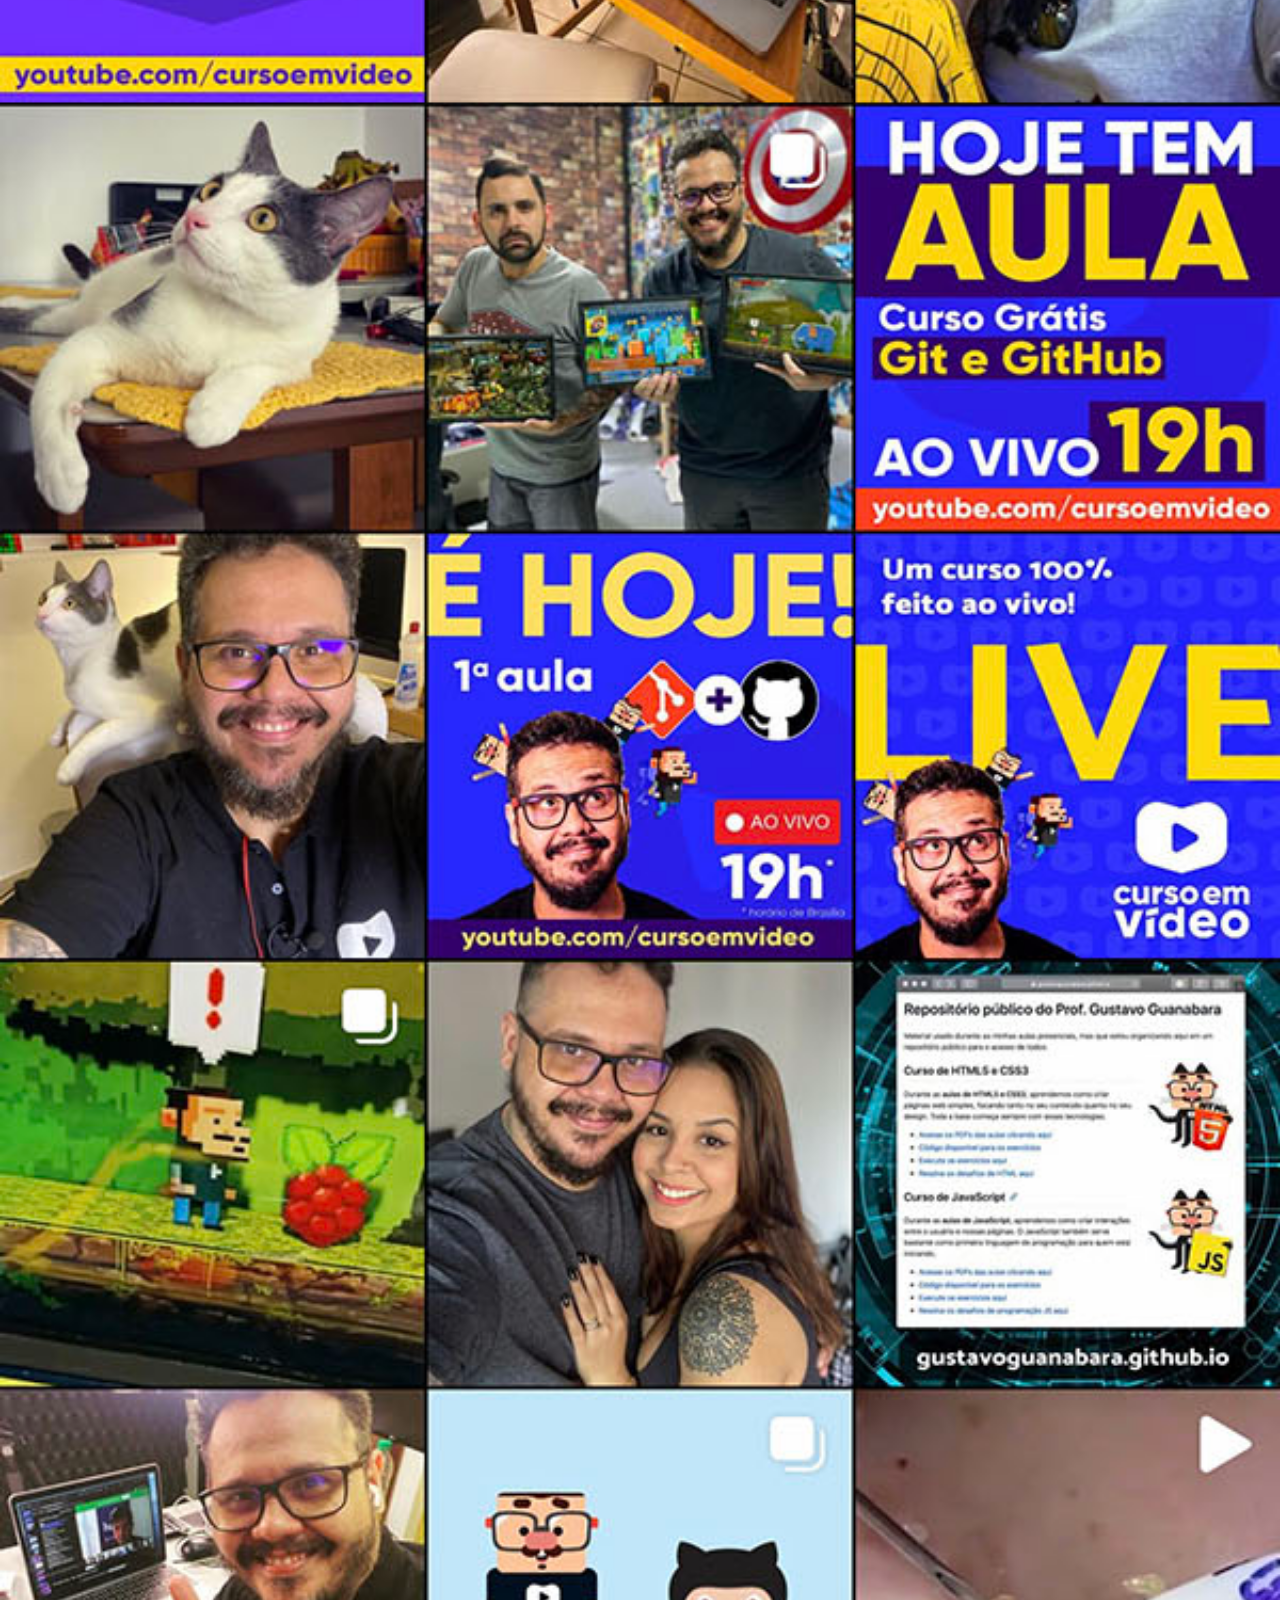
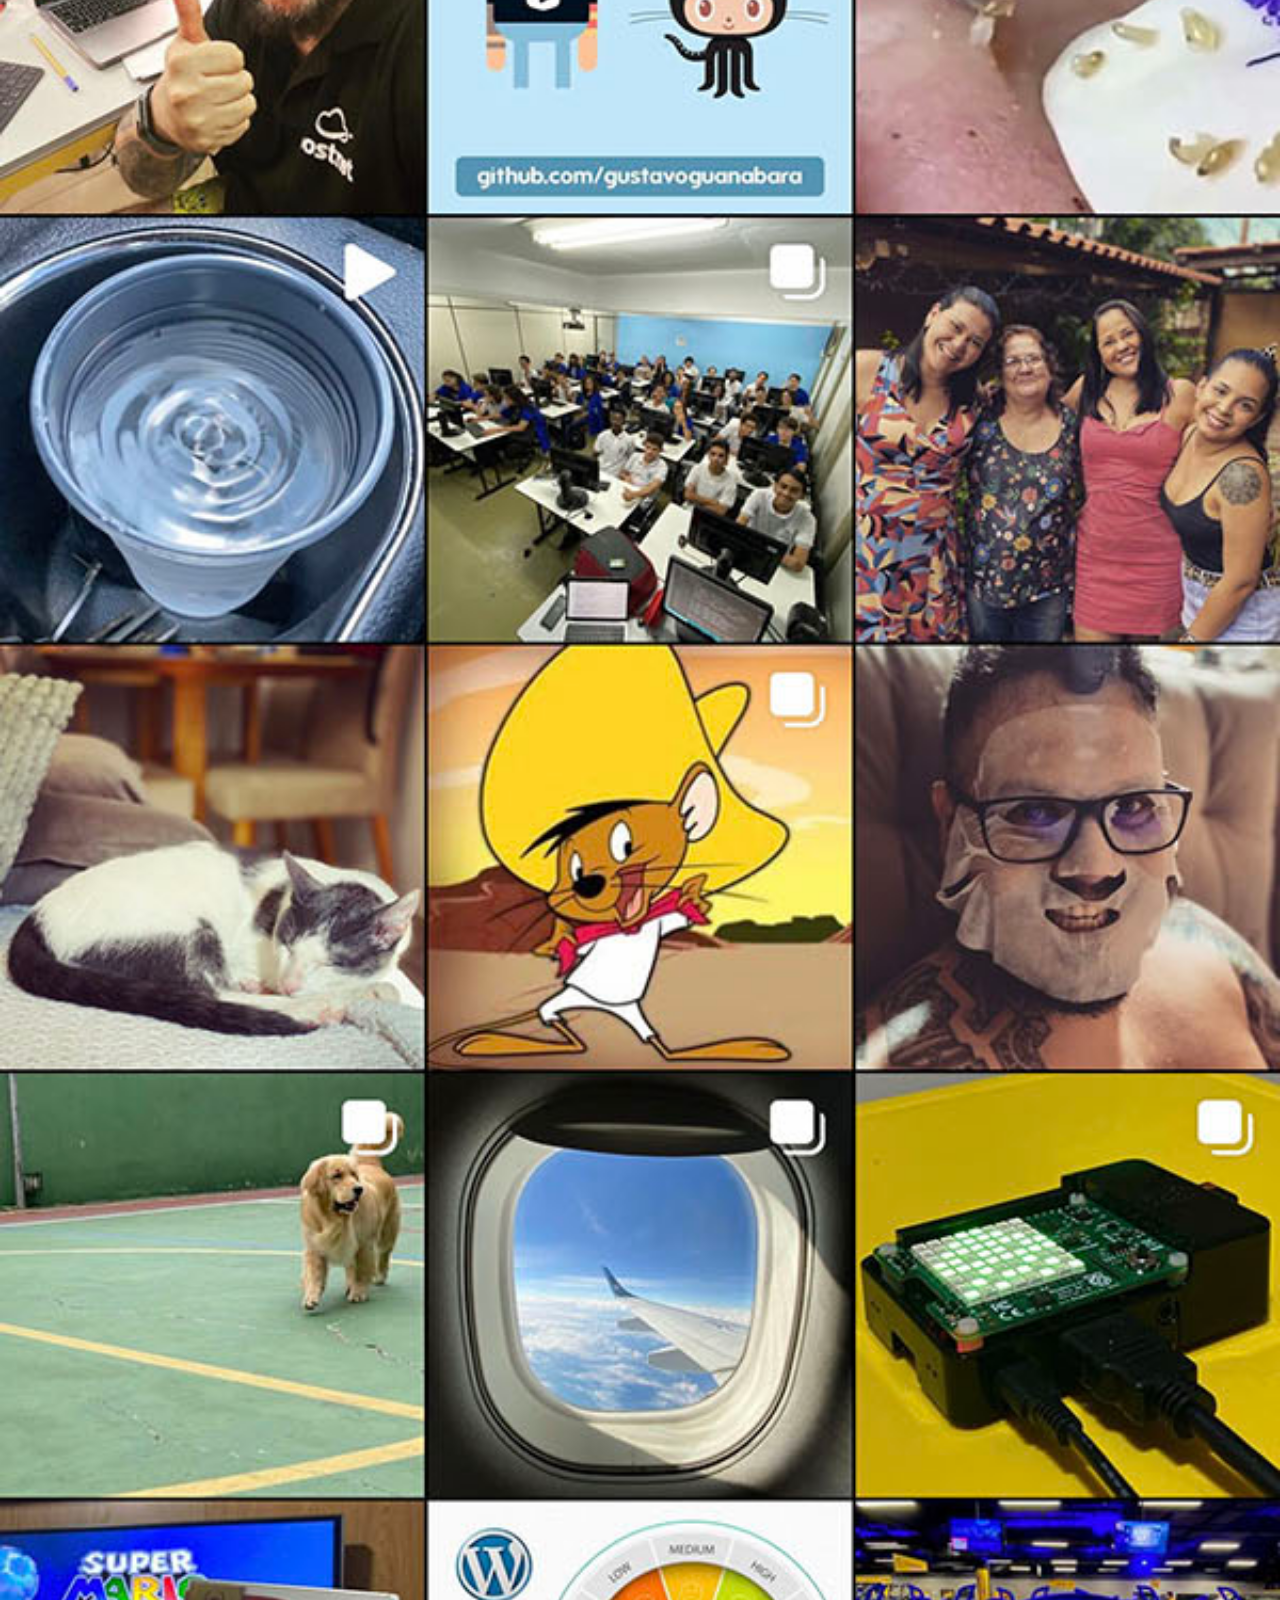
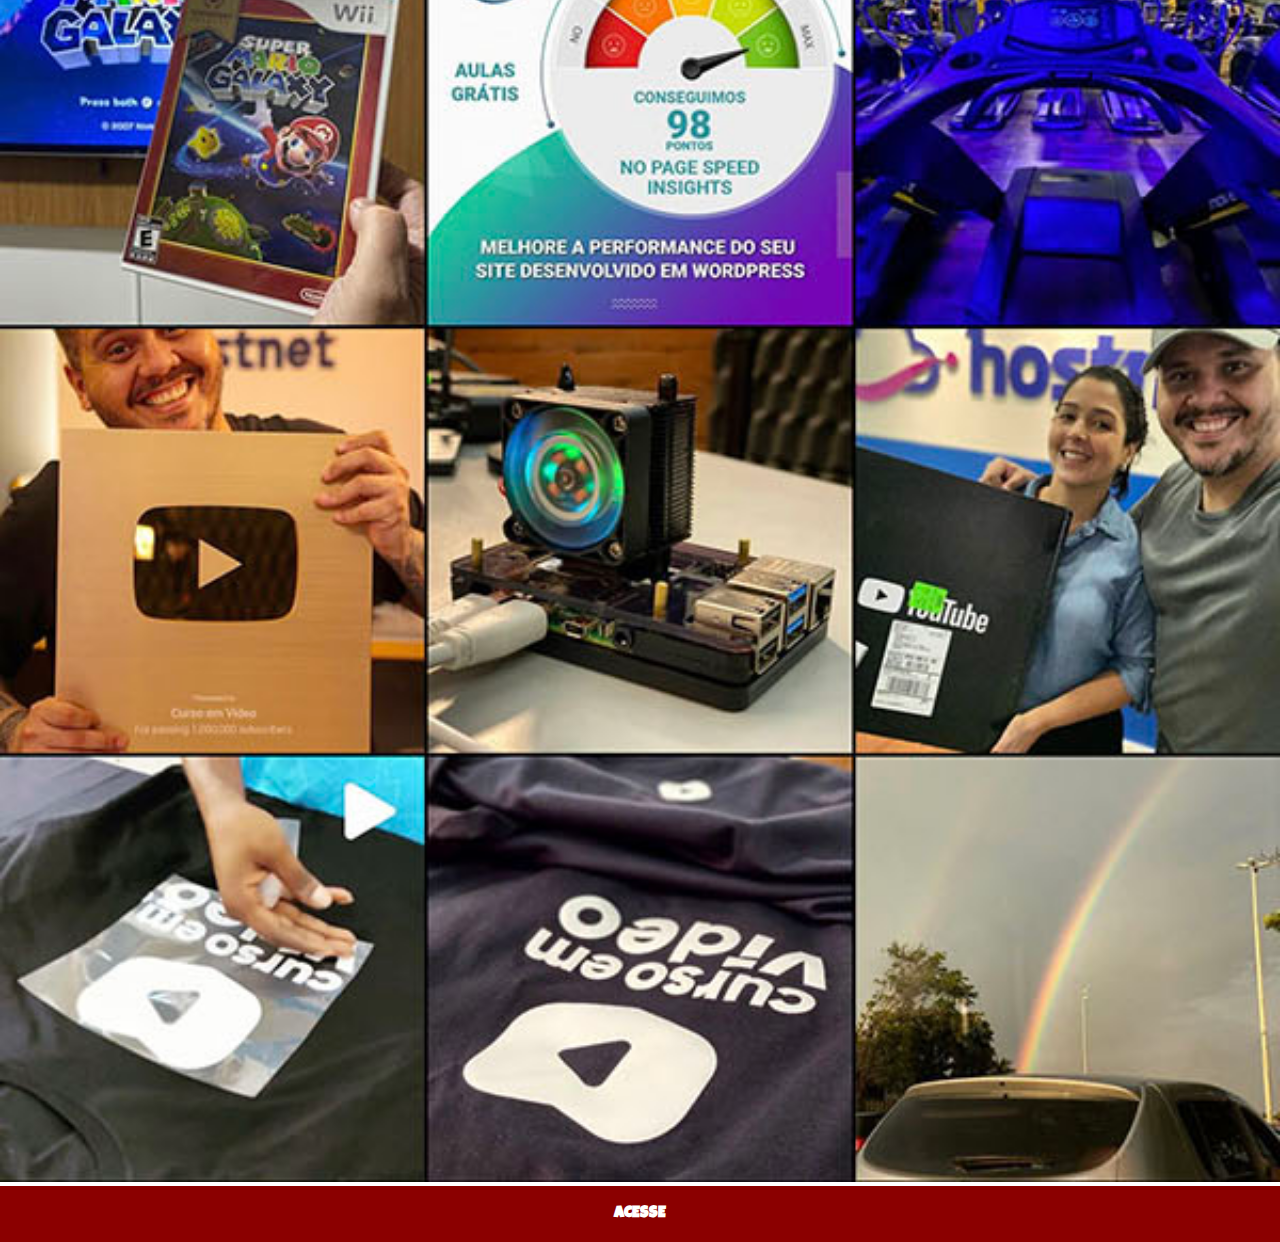
<file: instagram.html>
<!DOCTYPE html>
<html lang="en">
<head>
    <meta charset="UTF-8">
    <meta name="viewport" content="width=device-width, initial-scale=1.0">
    <link rel="stylesheet" href="estilo/custom.css">
    <title>Instagram</title>
</head>
<body>
    <img src="imagens/tela-instagram.jpg" alt="Instagram">
    <a href="#">ACESSE</a>
</body>
</html>
</file>
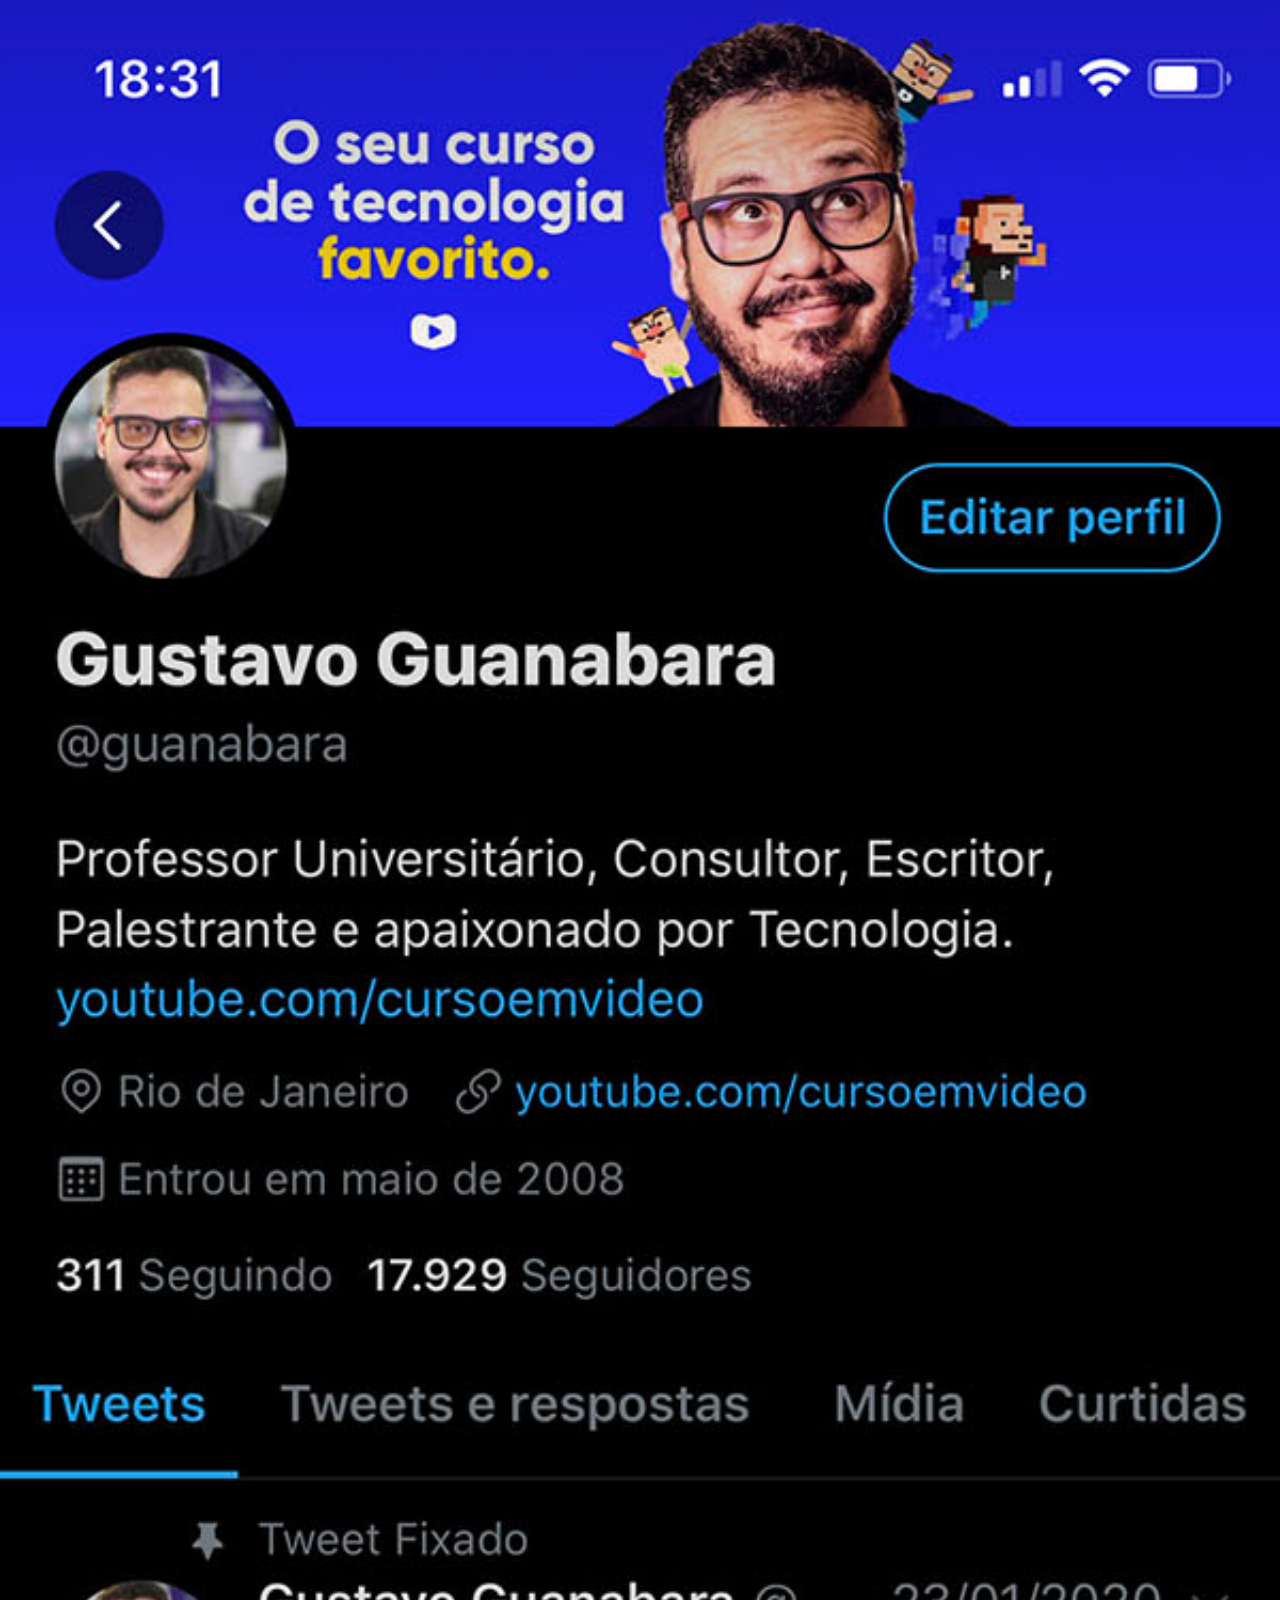
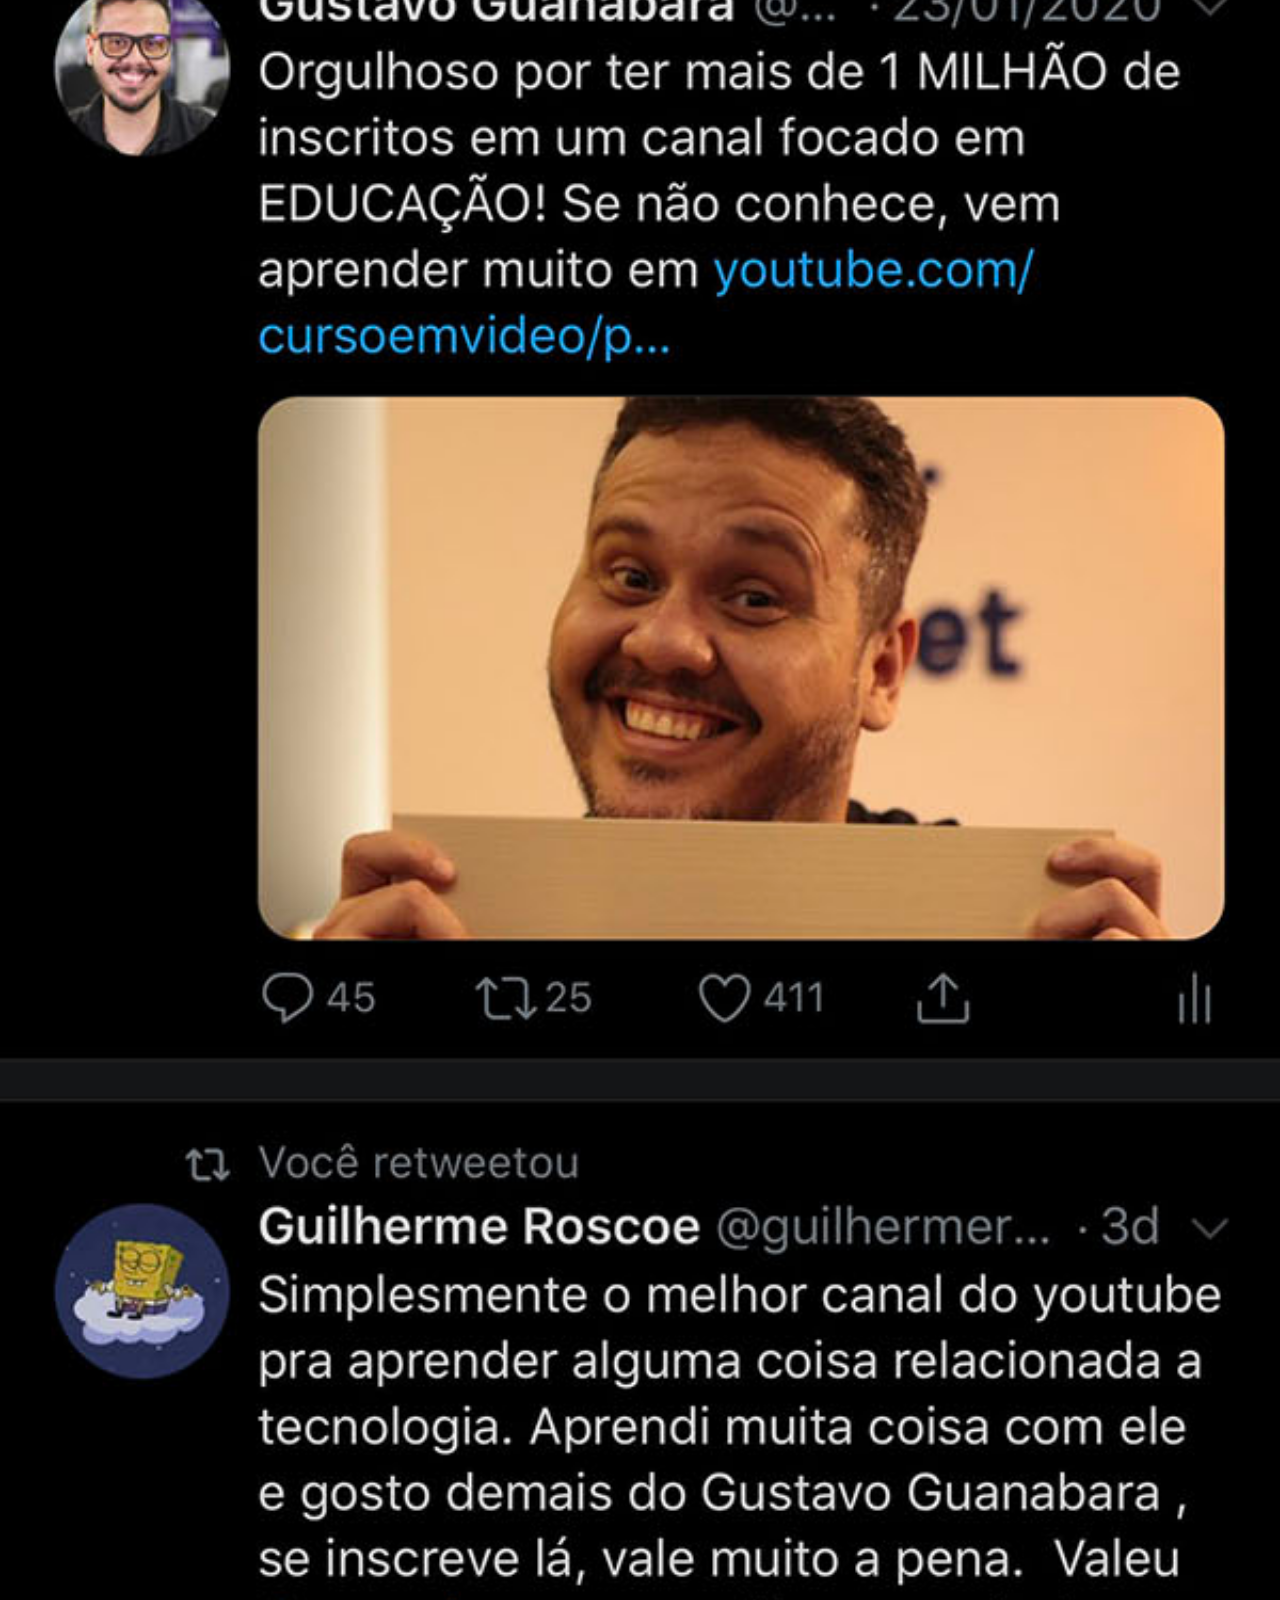
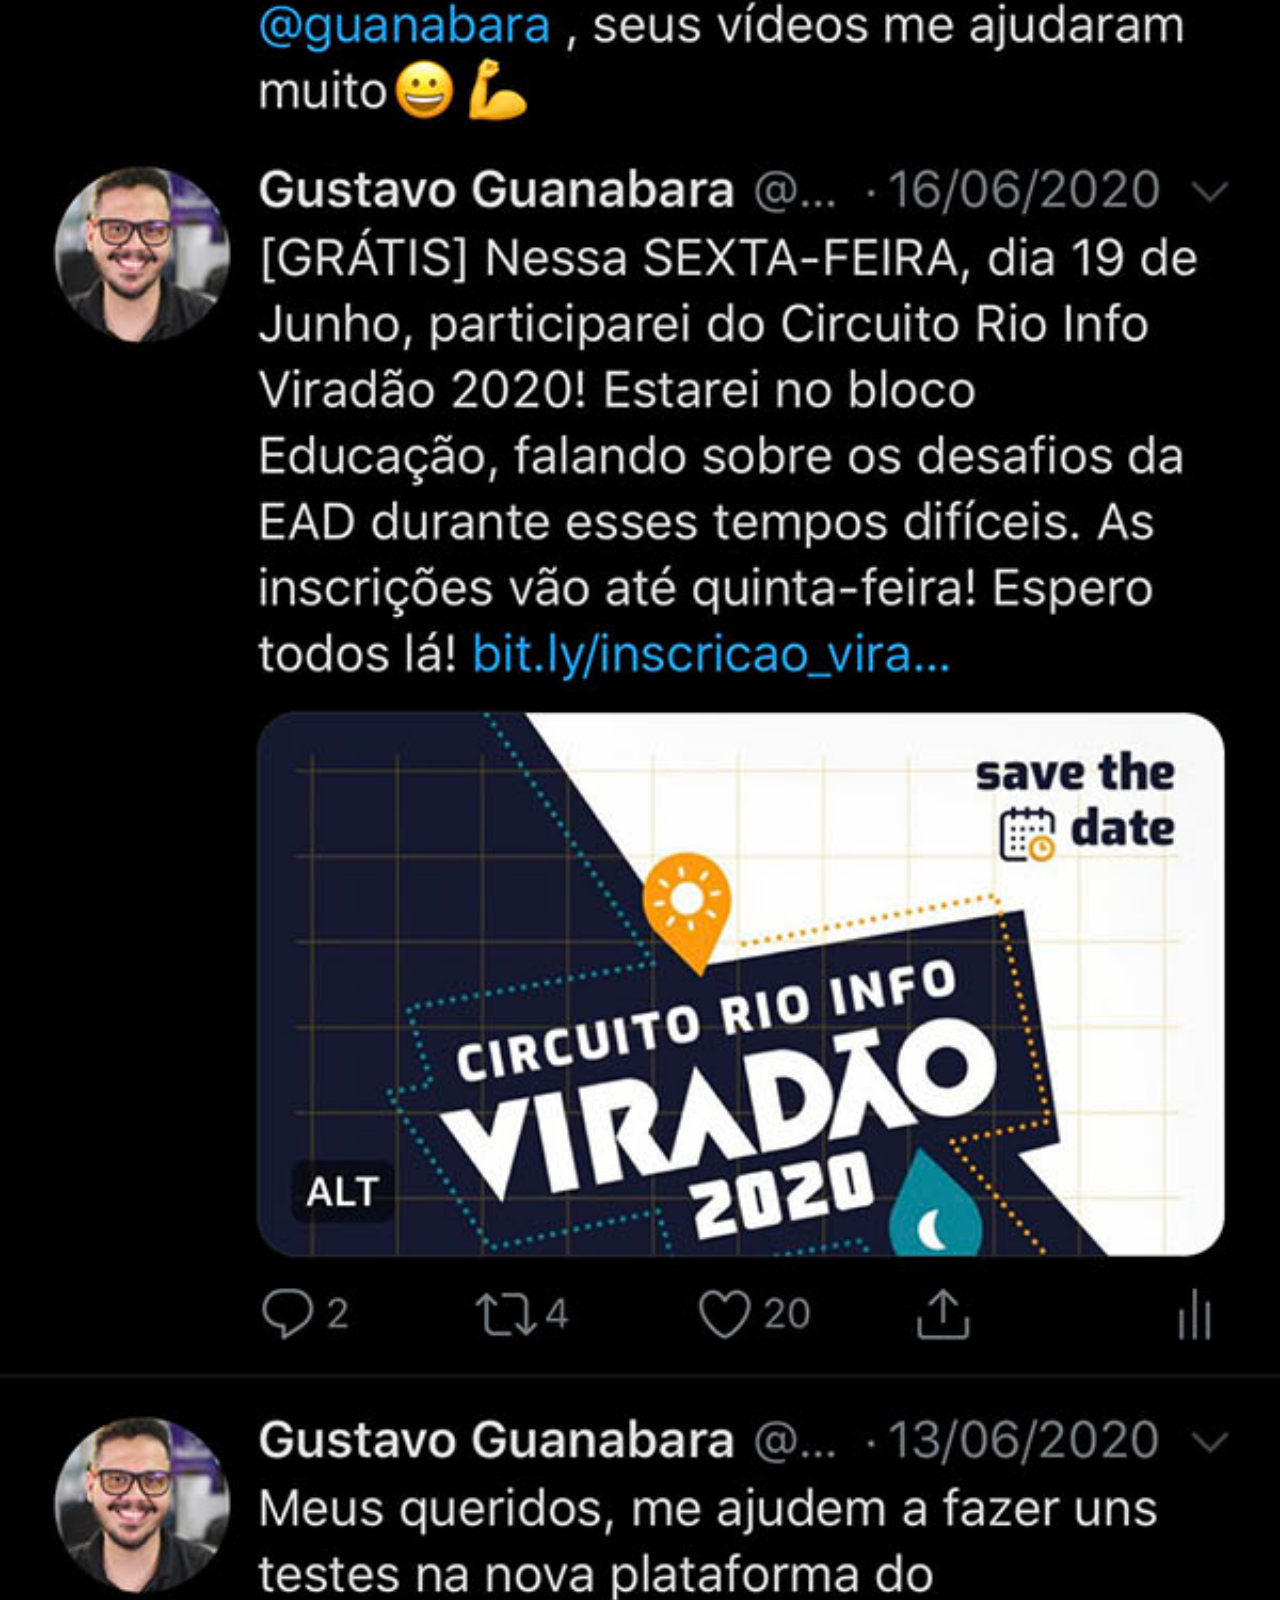
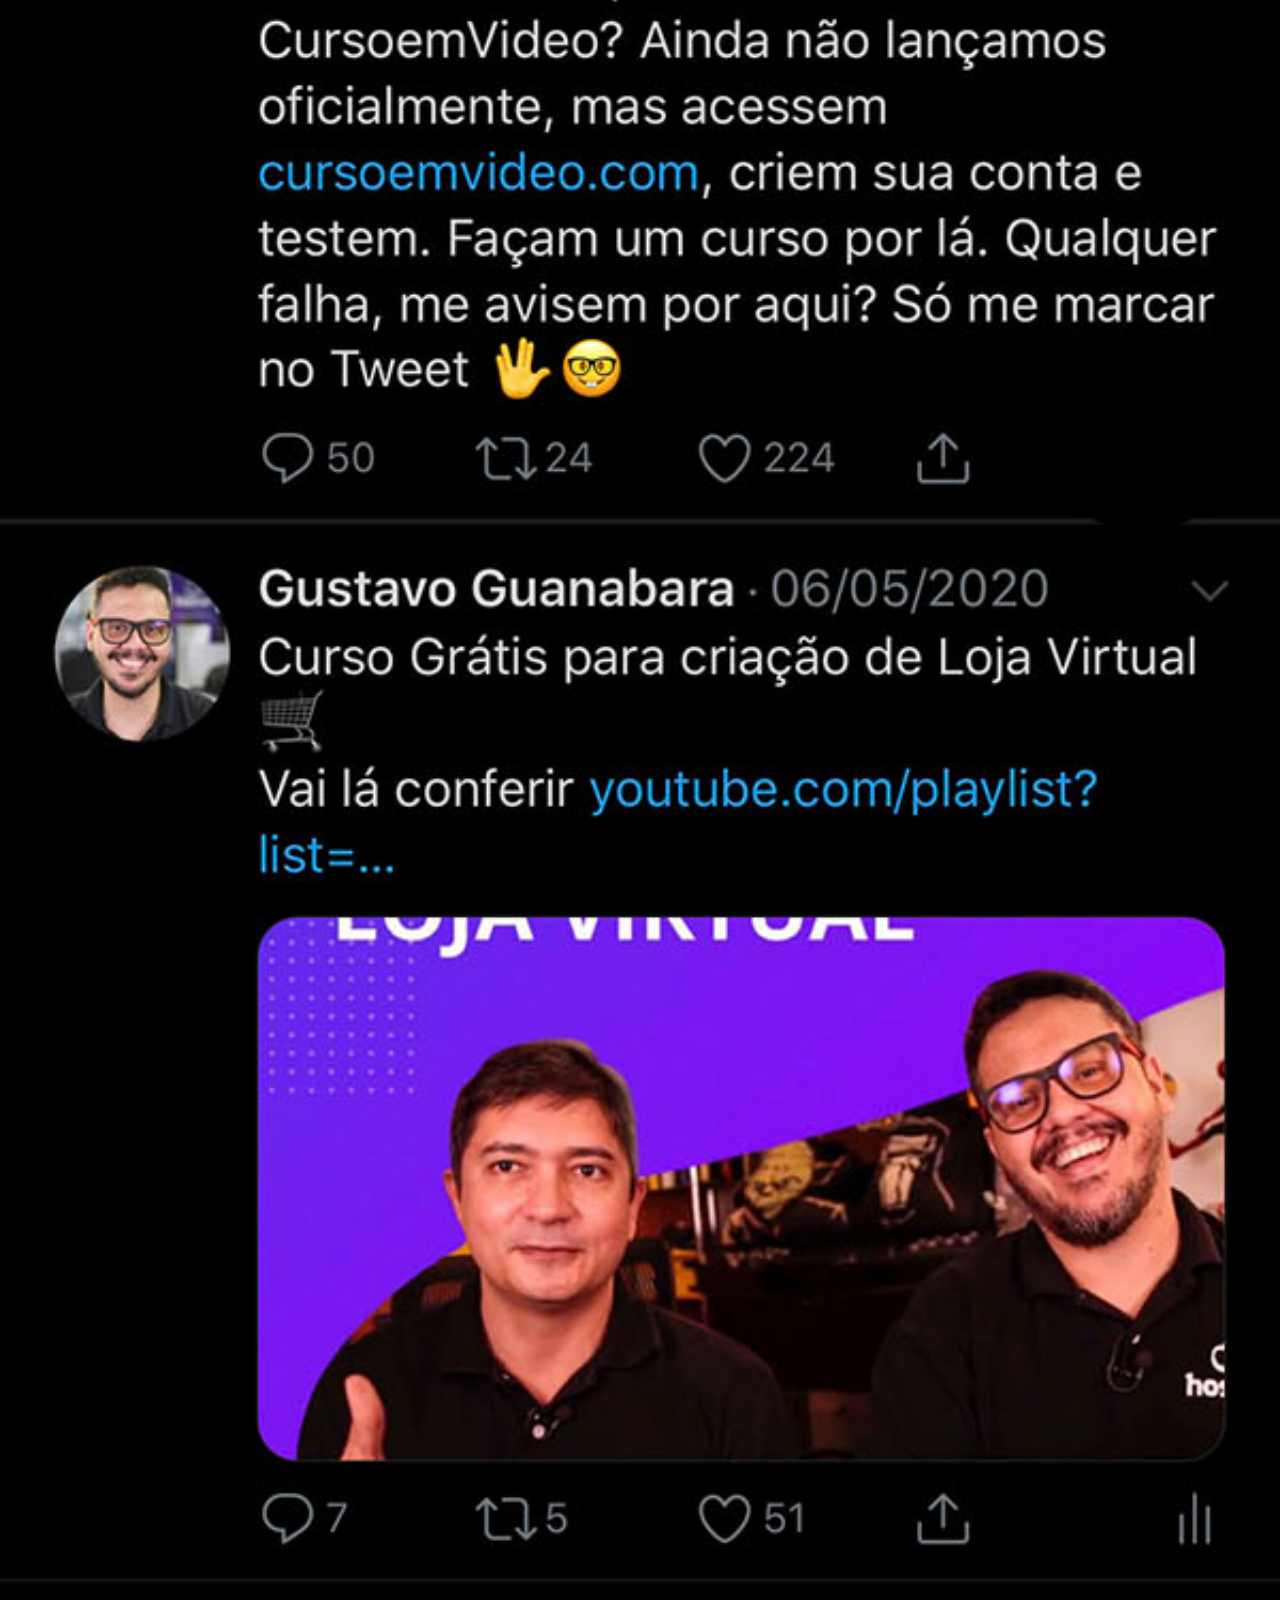
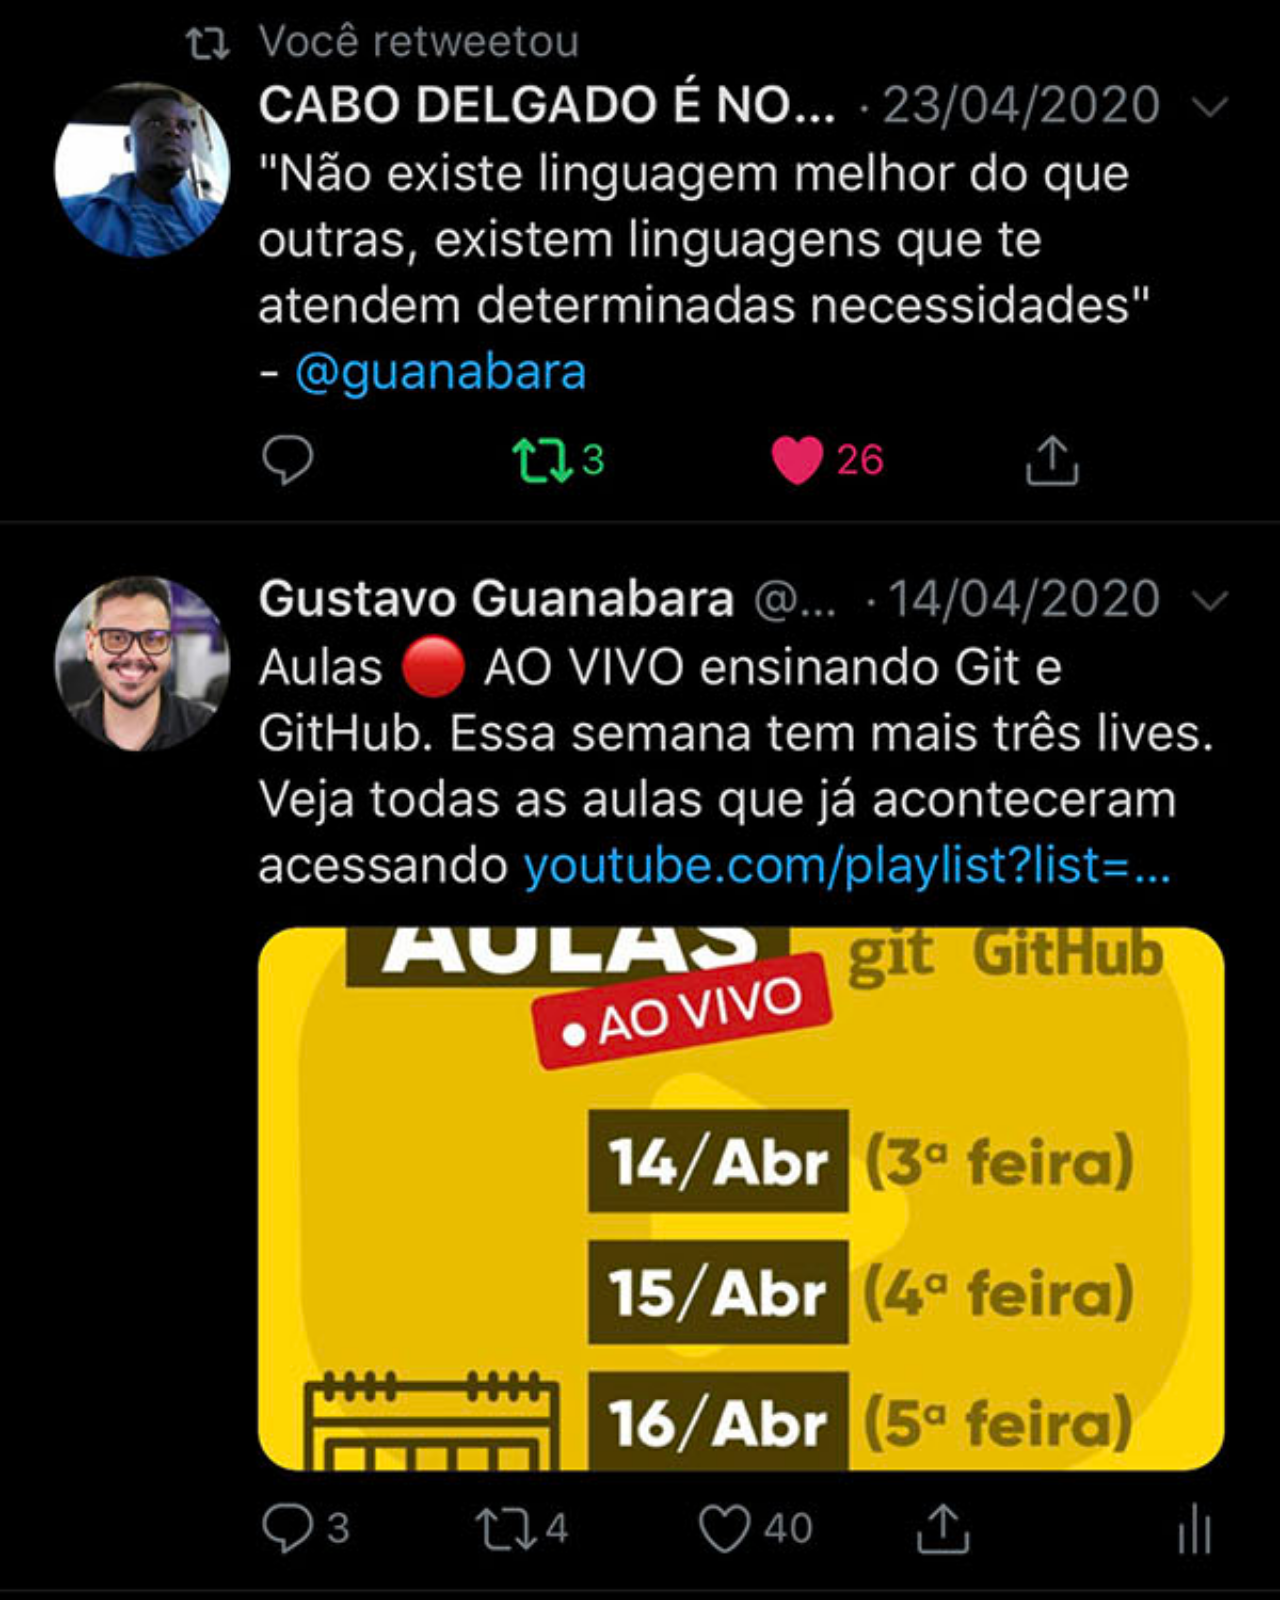
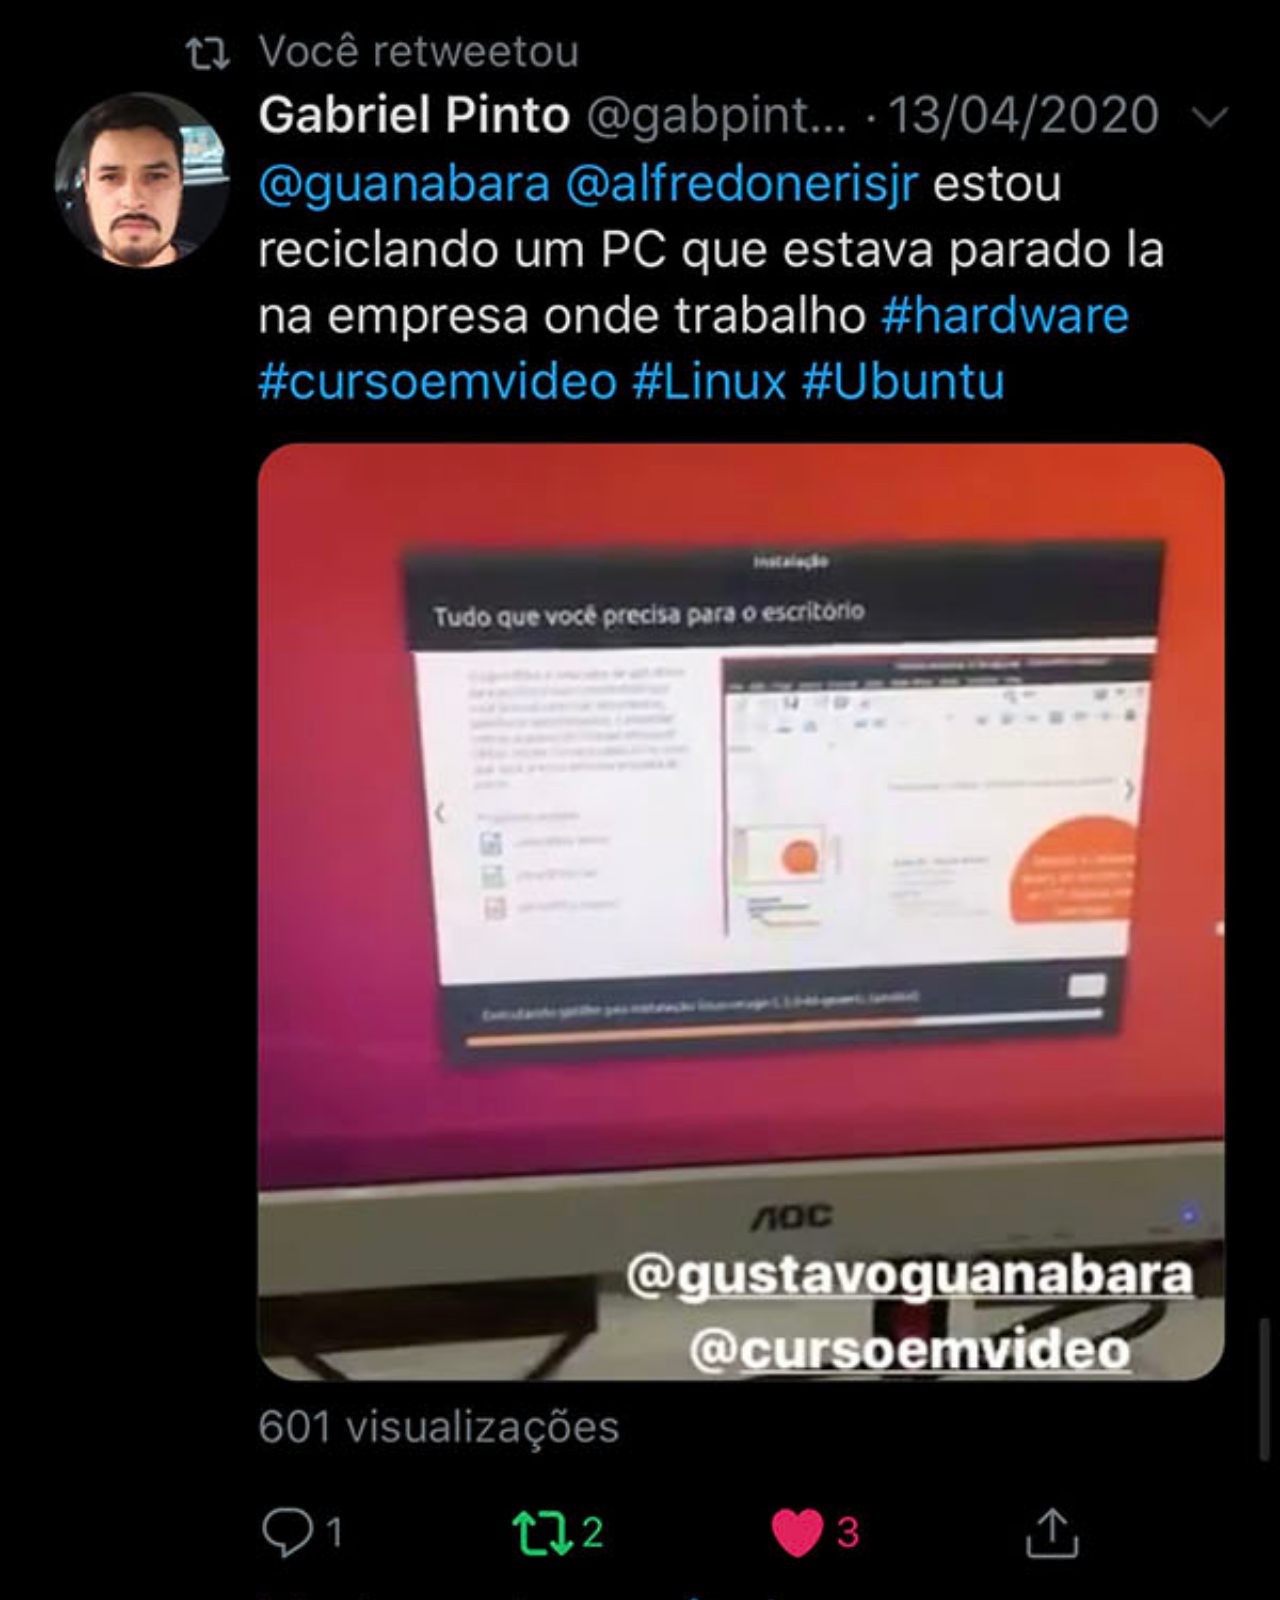
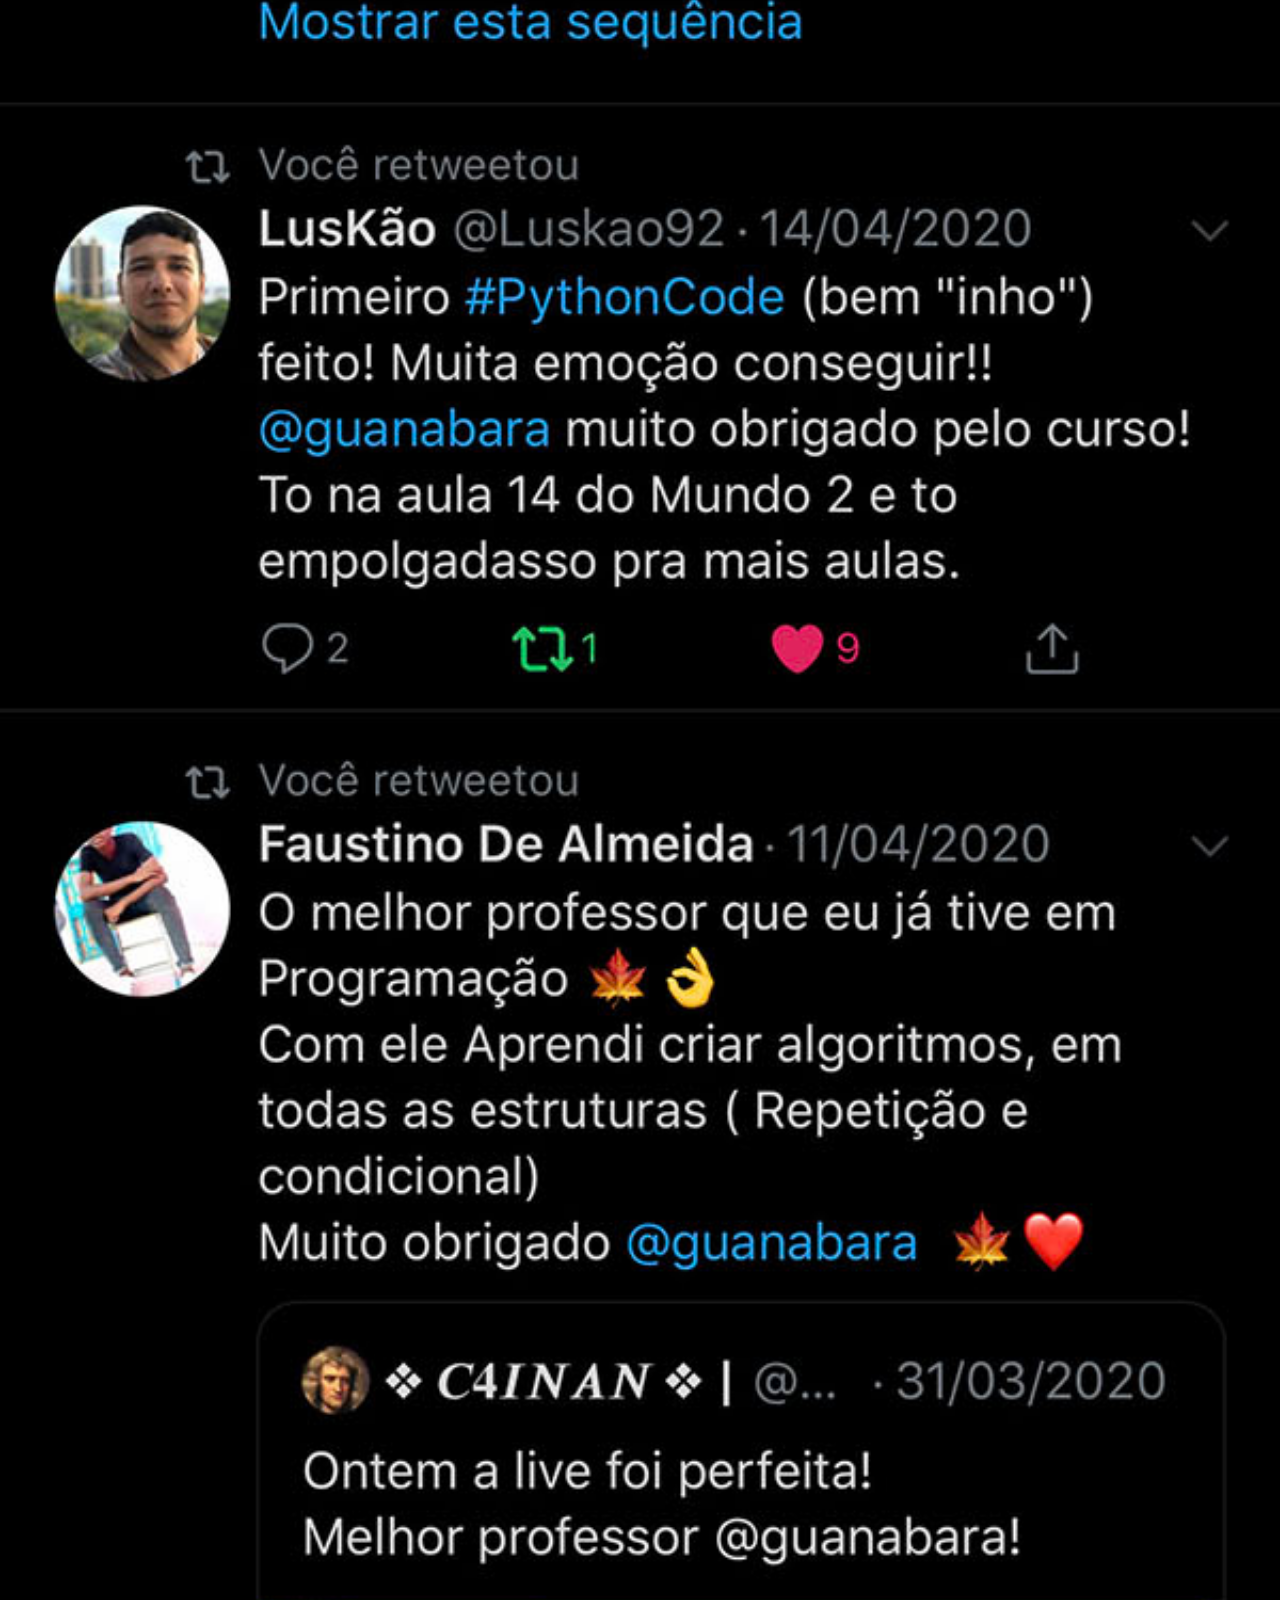
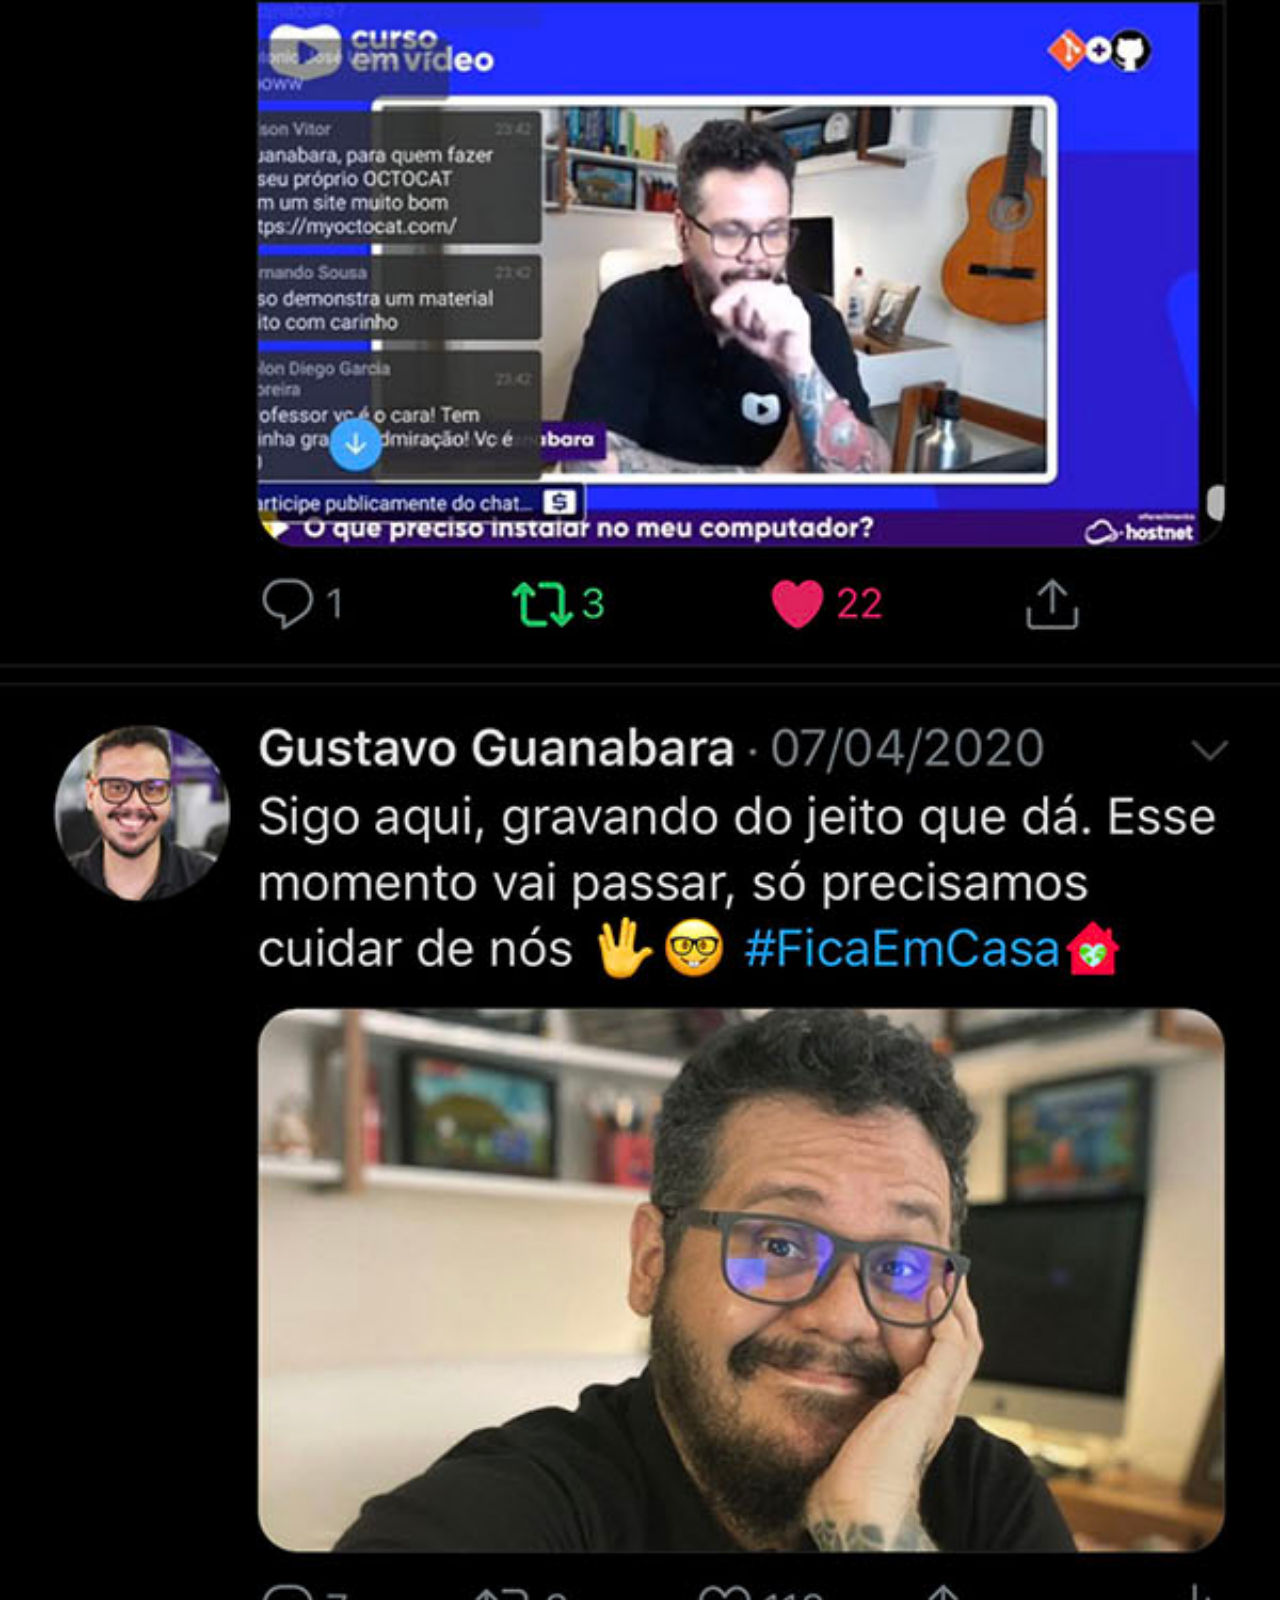
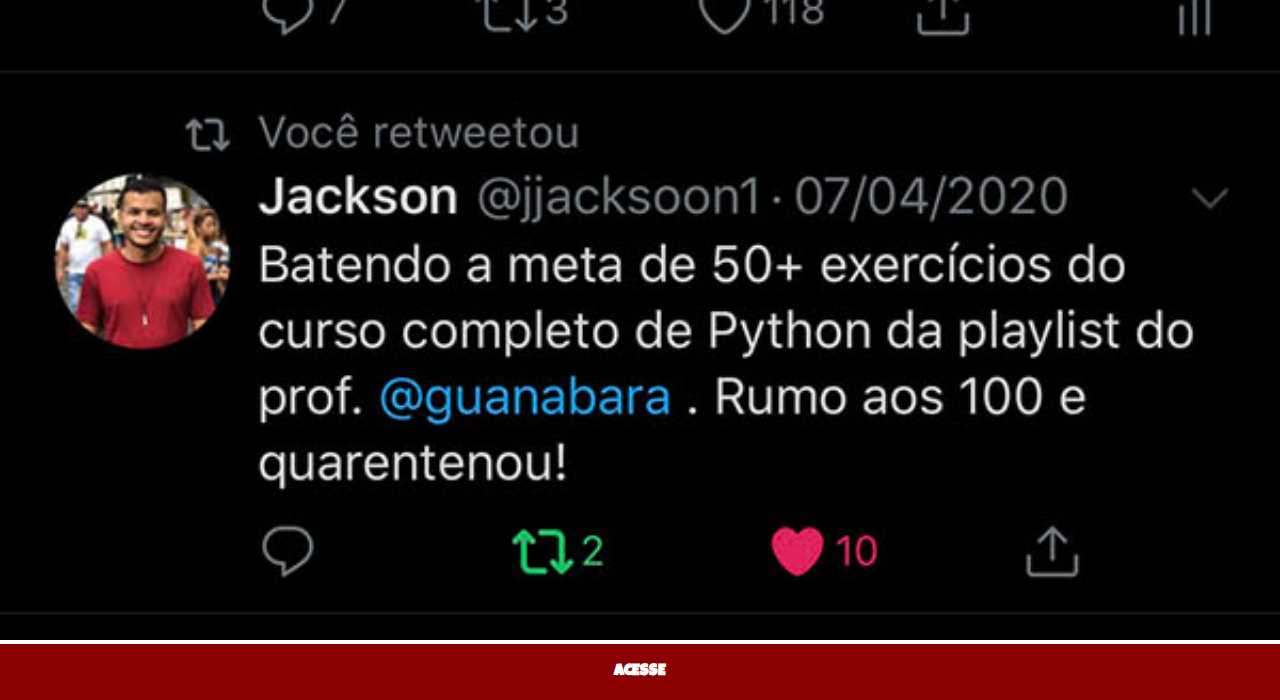
<file: twitter.html>
<!DOCTYPE html>
<html lang="pt-br">
<head>
    <meta charset="UTF-8">
    <meta name="viewport" content="width=device-width, initial-scale=1.0">
    <link rel="stylesheet" href="estilo/custom.css">
    <title>Twitter</title>
</head>
<body>
    <img src="imagens/tela-twitter.jpg" alt="Twitter">
    <a href="#">ACESSE</a>
</body>
</html>
</file>
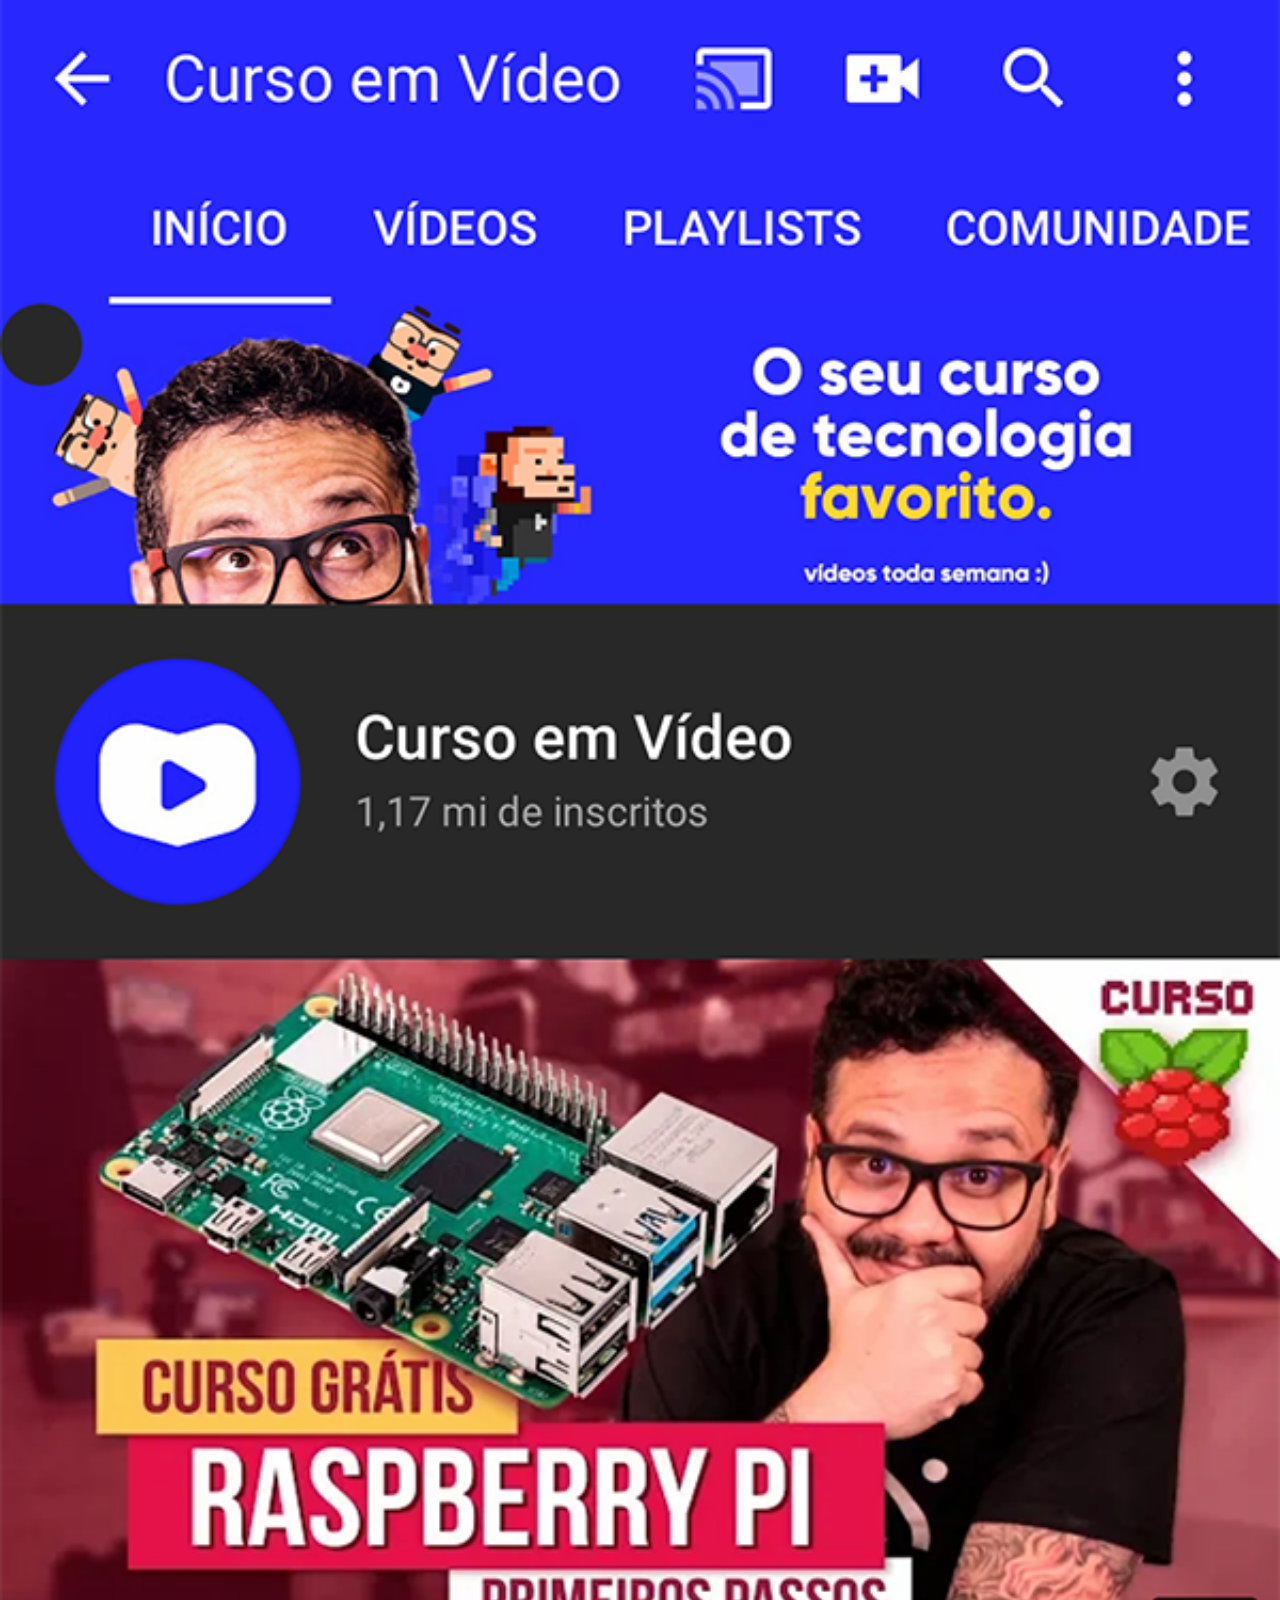
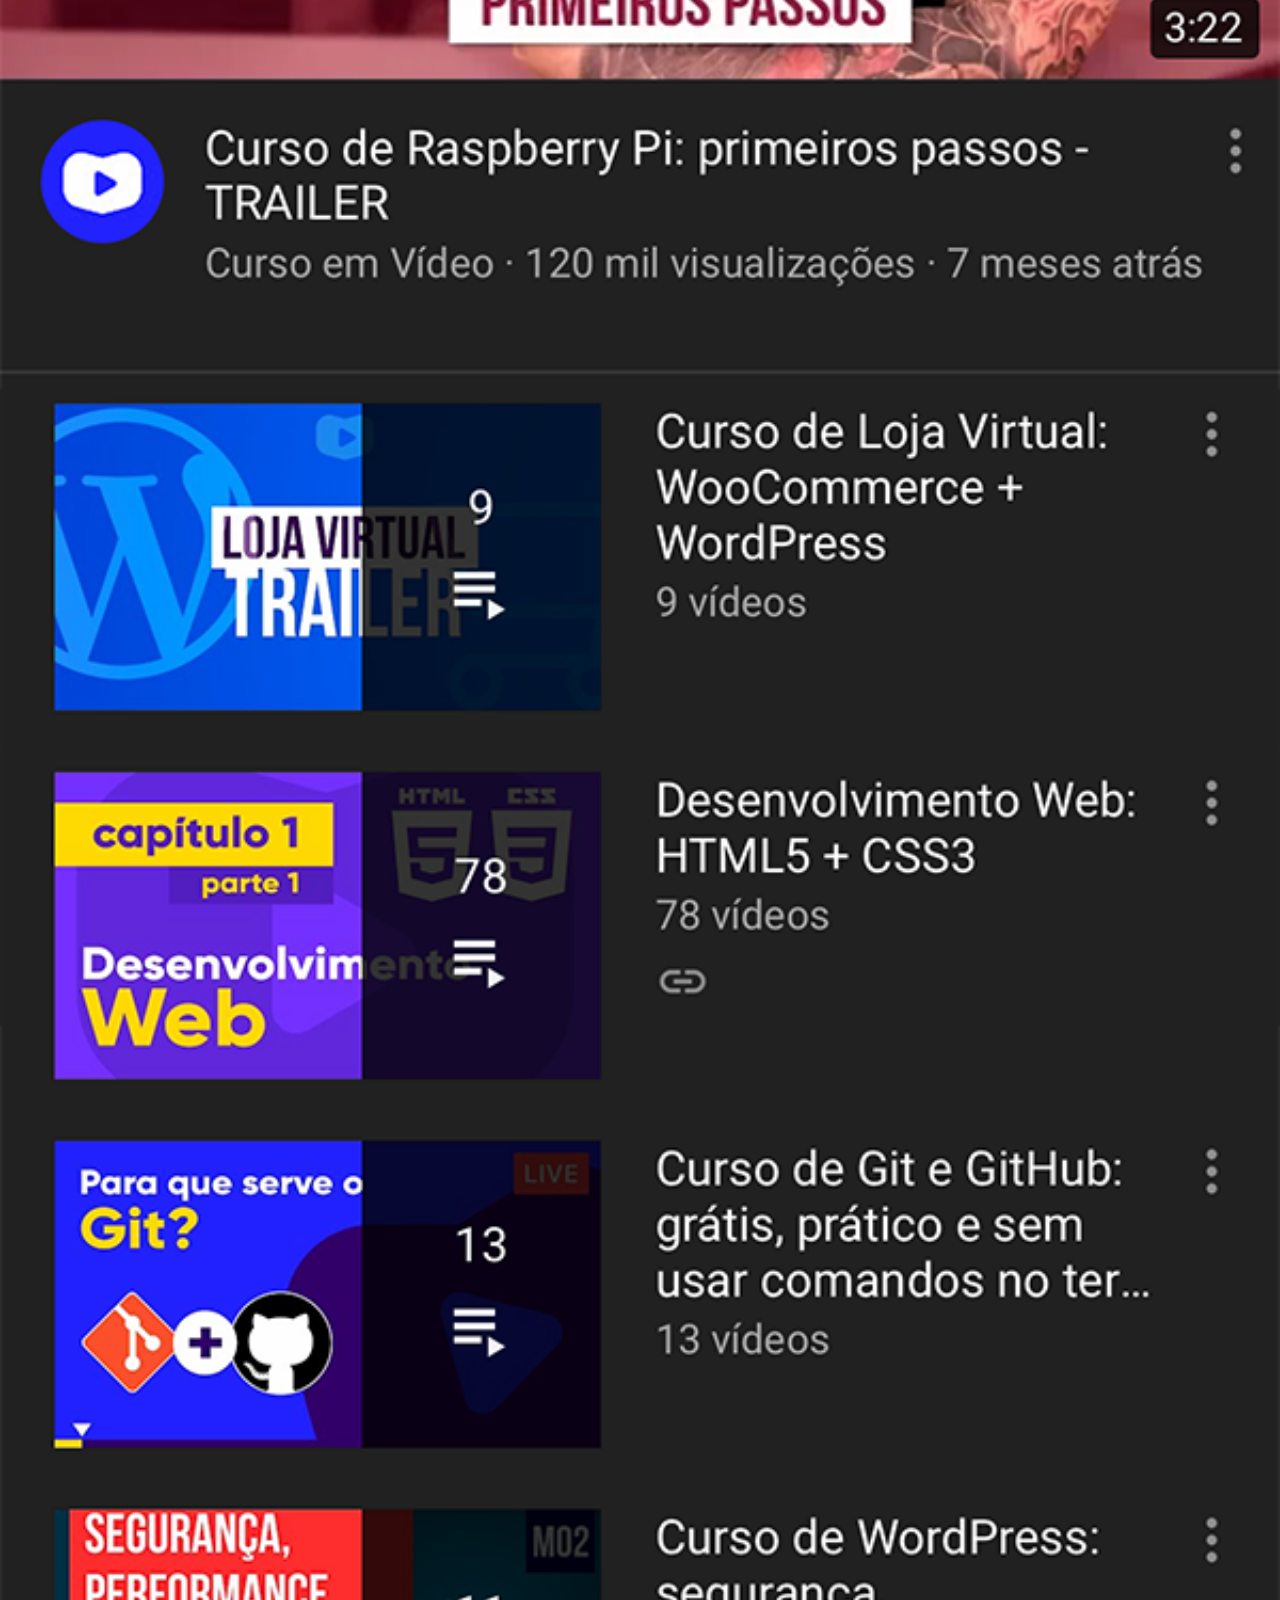
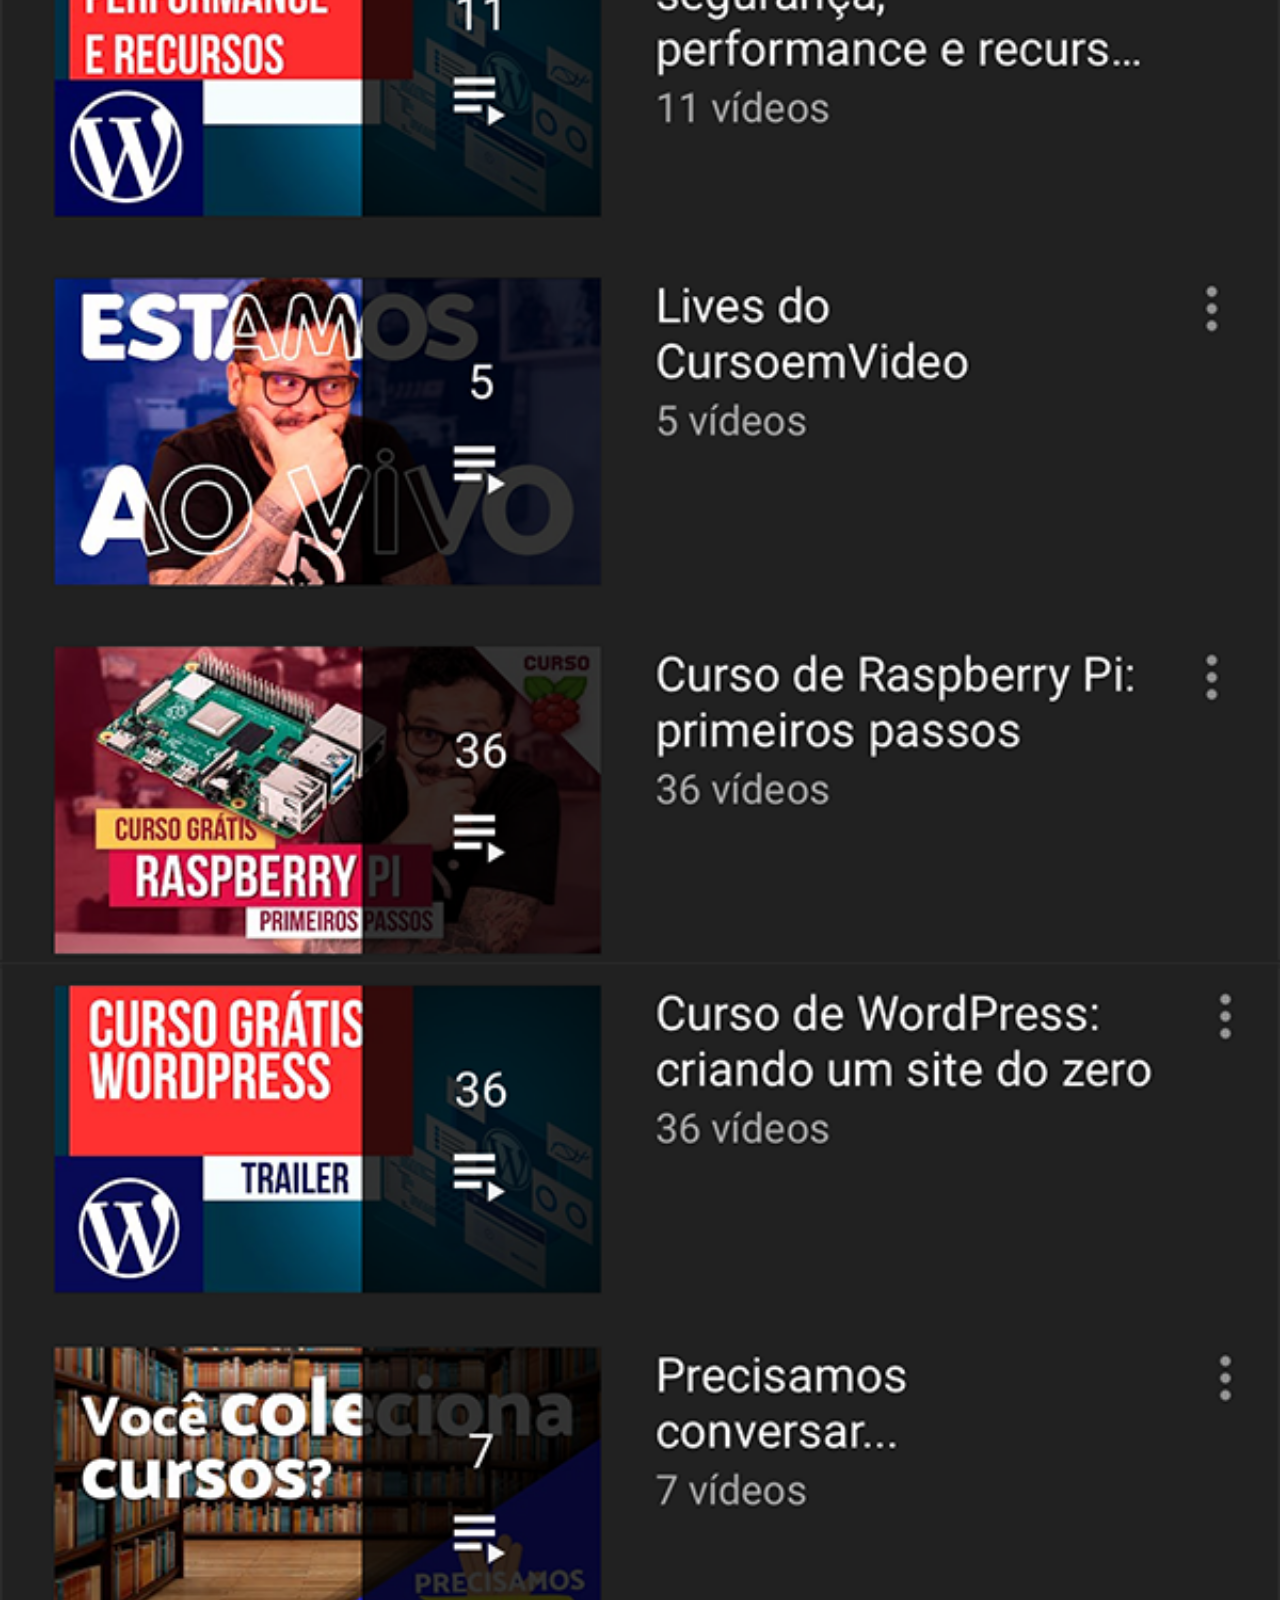
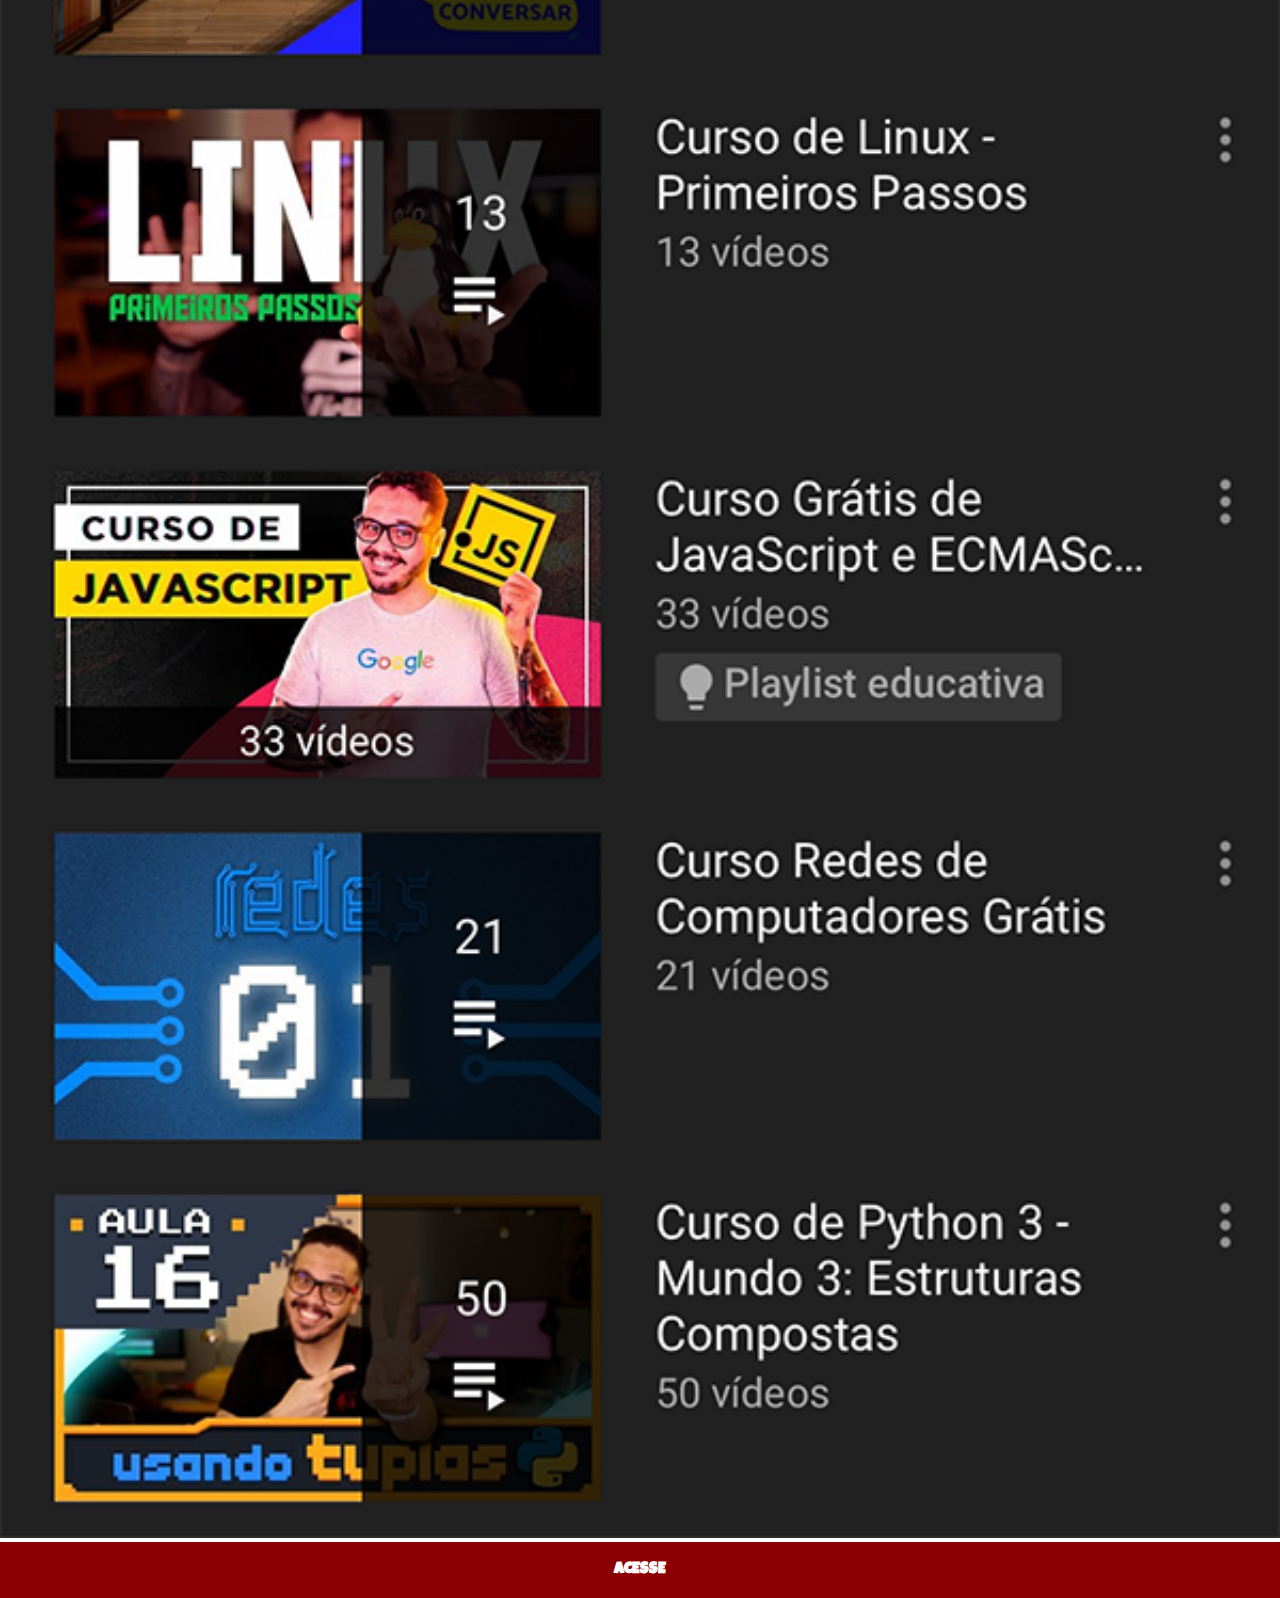
<file: youtube.html>
<!DOCTYPE html>
<html lang="en">
<head>
    <meta charset="UTF-8">
    <meta name="viewport" content="width=device-width, initial-scale=1.0">
    <link rel="stylesheet" href="estilo/custom.css">
    <title>YouTube</title>
</head>
<body>
    <img src="imagens/tela-youtube.png" alt="YouTube">
    <a href="#">ACESSE</a>
</body>
</html>
</file>
<file: estilo/style.css>
@charset "UTF-8";

* { 
    padding: 0px;
    margin: 0px;
}

html, body {
    height: 100vh;
    width: 100vw;
    background-image: url(../imagens/fundo-madeira.jpg);
    background-repeat: no-repeat;
    background-size: cover;
    background-position: top center;
    background-attachment: fixed;
}

main {
    height: 100vh;
    position: relative;
}

#telefone {

    height: 627px;
    width: 311px;
    background: url(../imagens/frame-iphone.png);
    background-repeat: no-repeat;

    position: absolute;
    top: 50%;
    left: 50%;
    transform: translate(-50%, -50%);

}

section {
    display: block;
}

iframe#tela {
    position: relative;
    top: 80px;
    left: 22px;

    width: 267px;
    height: 471px;
}

#botoes {
    text-align: right;
}

section#botoes img {
    width: 55px;
    margin: 10px;
    border-radius: 50%;
}

section#botoes img:hover {
    border: 2px solid white;
    transform: translate(-3px, -3px);
    transition: transform 0.7s, border 0.4s;
    box-sizing: border-box;
    box-shadow: 5px 5px 6px rgba(0, 0, 0, 0.677);
    
}
</file>
<file: estilo/custom.css>
@charset "UTF-8";

@font-face {
    font-family: 'XD';
    src: url(../fontes/LuckiestGuy-Regular.ttf);
    font-weight: normal;
    font-style: normal;
}

* {
    padding: 0px;
    margin: 0px;
}

body {
    background-size: cover;
}

::-webkit-scrollbar {
    width: 0px;
    height: 0px;
}

img {
    width: 100vw;
}

a {
    display: block;
    background-color: darkred;
    padding: 20px;
    color: white;
    font-family: "XD", "cursive";
    font-weight: bolder;
    text-align: center;
    text-decoration: none;
}

a:hover {
    background-color: rgba(255, 0, 0, 0.719);
}
</file>
